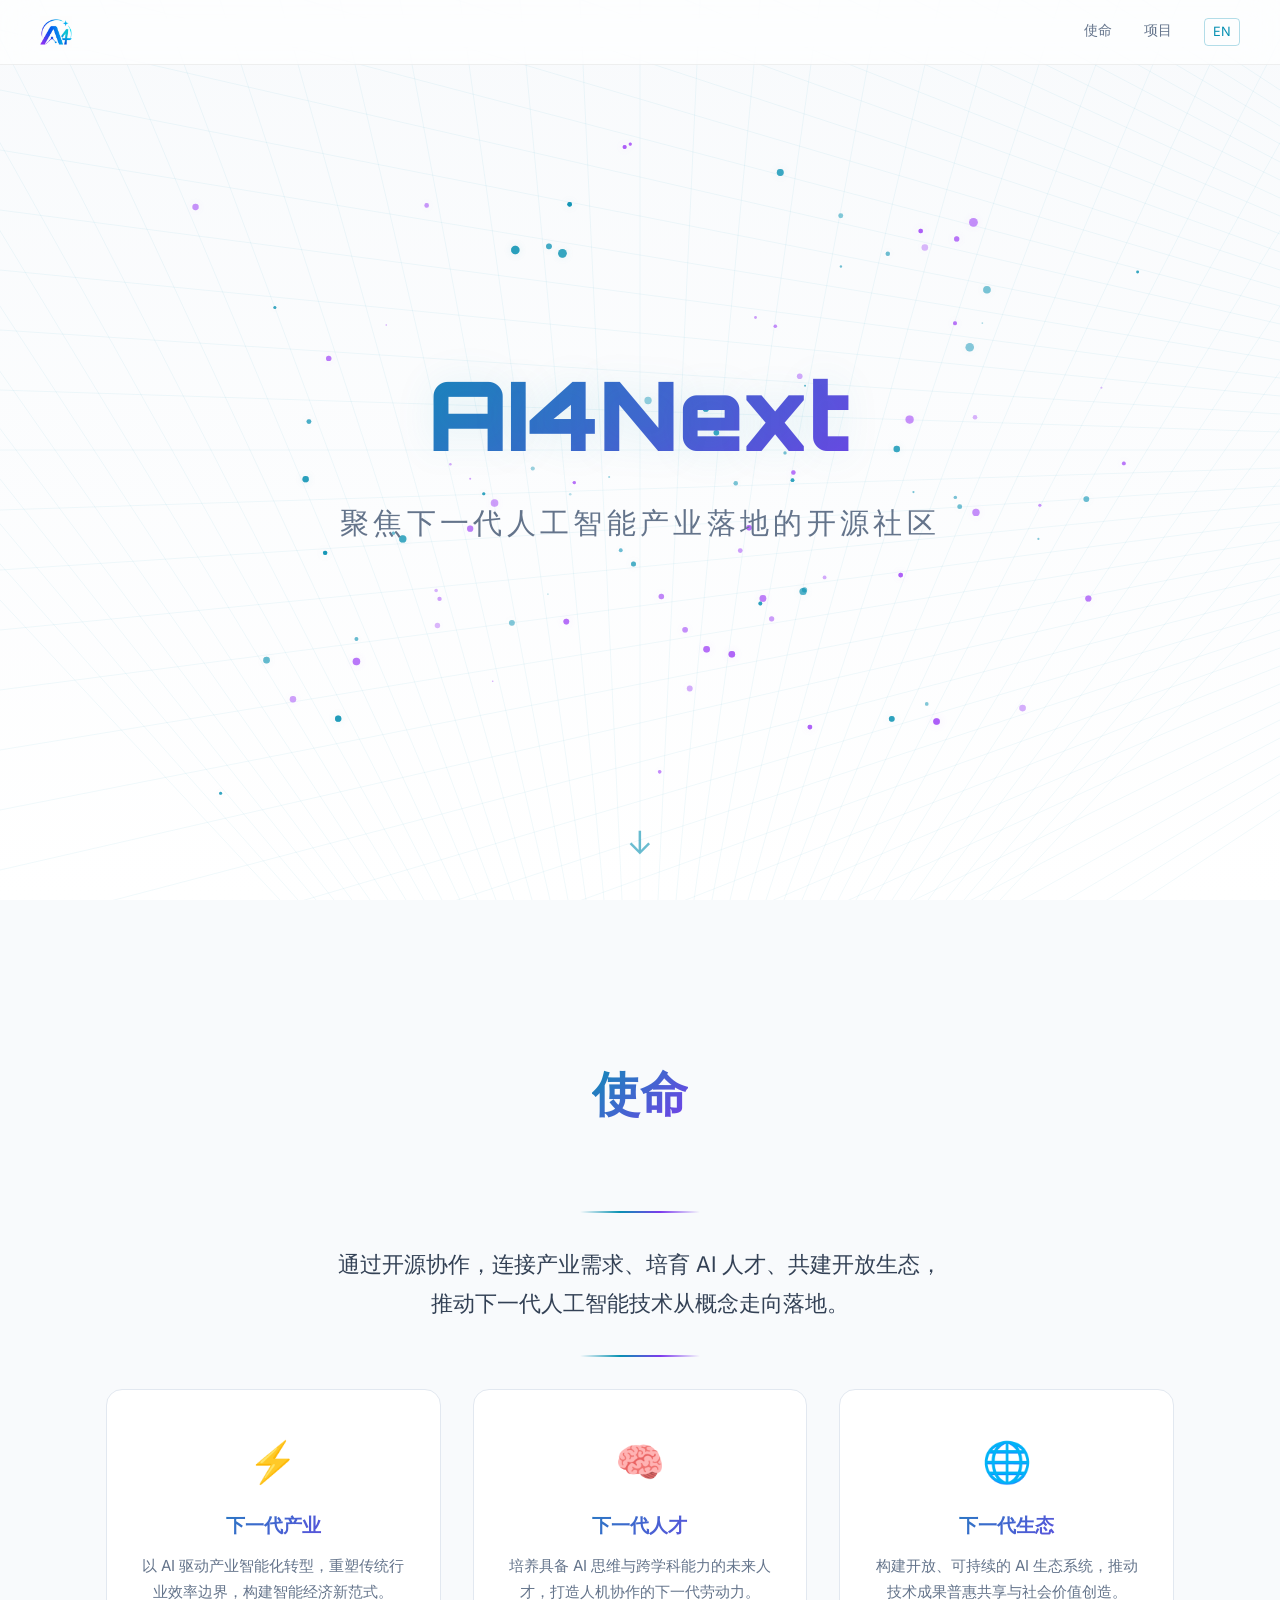
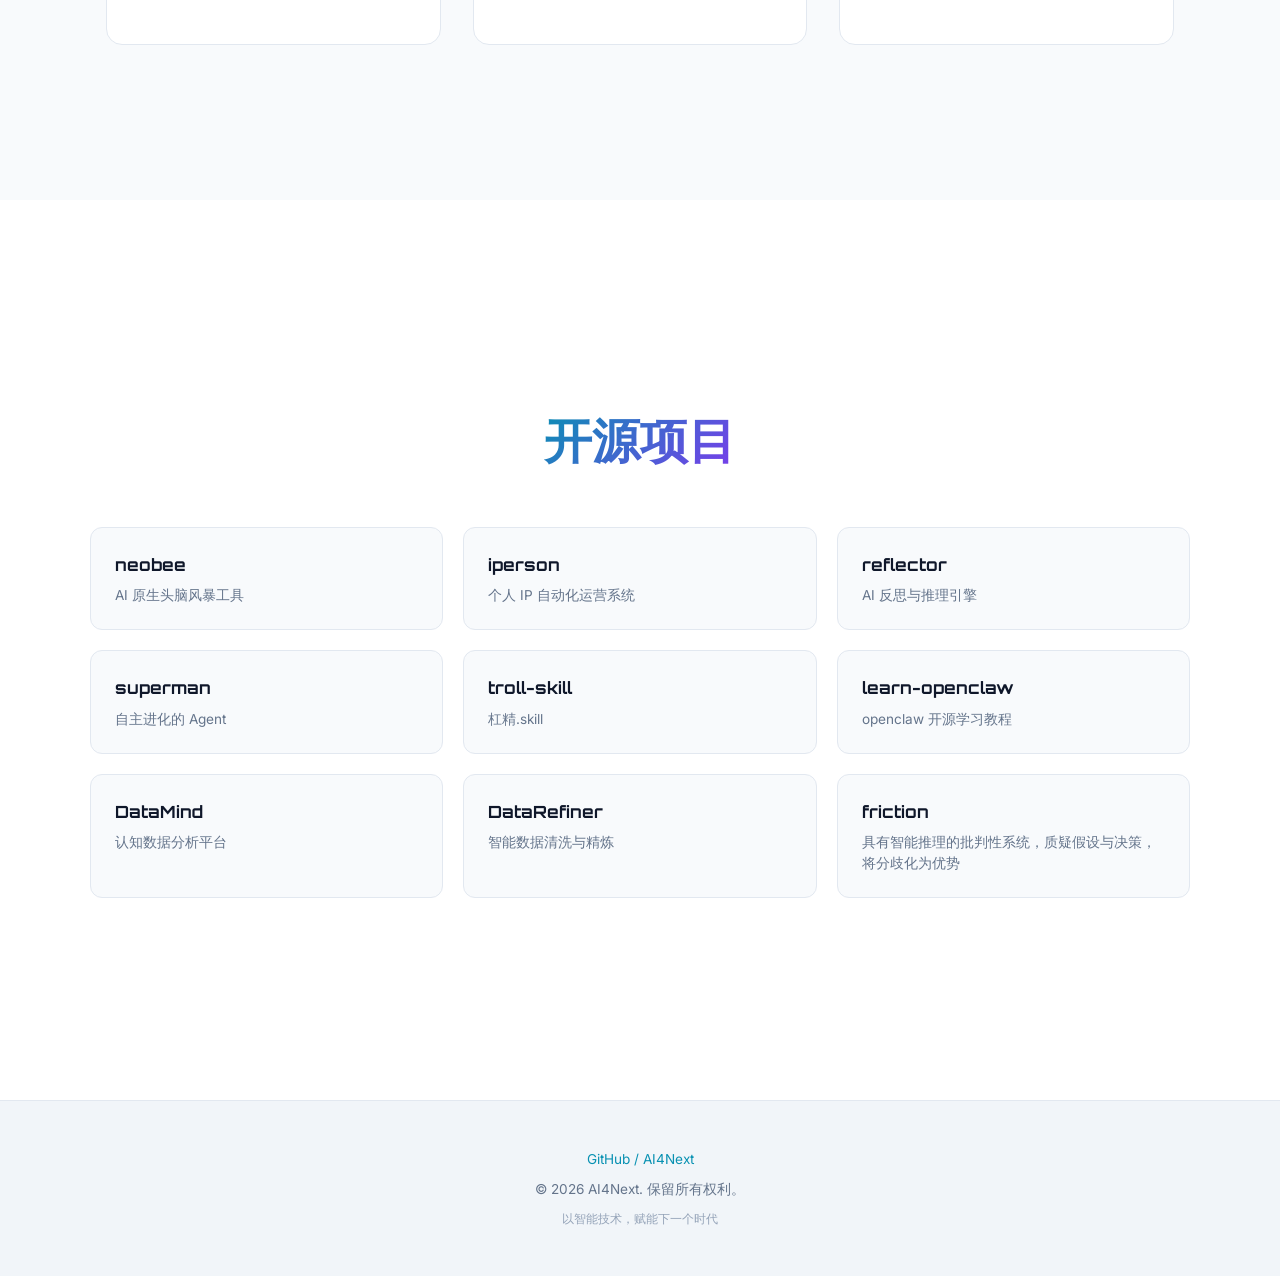
<file: index.html>
<!DOCTYPE html>
<html lang="zh-CN">
<head>
<meta charset="UTF-8">
<meta name="viewport" content="width=device-width, initial-scale=1.0">
<title data-i18n="page.title">AI4Next — Anchor Intelligence for the Next Era</title>
<meta name="description" content="聚焦下一代人工智能产业落地的开源社区">
<meta property="og:title" content="AI4Next">
<meta property="og:description" content="聚焦下一代人工智能产业落地的开源社区">
<link rel="preconnect" href="https://fonts.googleapis.com">
<link rel="preconnect" href="https://fonts.gstatic.com" crossorigin>
<link href="https://fonts.googleapis.com/css2?family=Inter:wght@300;400;600&family=Orbitron:wght@400;700;900&display=swap" rel="stylesheet">
<link rel="icon" href="/assets/img/favicon.ico">
<link rel="stylesheet" href="/assets/css/style.css">
</head>
<body>

<div id="header"></div>

<section class="hero-section" id="hero">
  <canvas id="heroCanvas"></canvas>
  <div class="hero-content">
    <h1 class="hero-title">AI4Next</h1>
    <p class="hero-tagline" data-i18n="hero.tagline"></p>
  </div>
  <div class="scroll-indicator" onclick="document.getElementById('mission').scrollIntoView({behavior:'smooth'})">↓</div>
</section>

<section class="directions-section" id="mission">
  <h2 class="section-title fade-in" data-i18n="mission.title">使命</h2>
  <div class="mission-divider fade-in"></div>
  <p class="direction-lead fade-in" data-i18n="mission.lead"></p>
  <div class="mission-divider fade-in"></div>
  <div class="cards-grid">
    <div class="card fade-in">
      <span class="card-icon">⚡</span>
      <h3 data-i18n="card.industry.title">下一代产业</h3>
      <p data-i18n="card.industry.text">以 AI 驱动产业智能化转型，重塑传统行业效率边界，构建智能经济新范式。</p>
    </div>
    <div class="card fade-in">
      <span class="card-icon">🧠</span>
      <h3 data-i18n="card.talent.title">下一代人才</h3>
      <p data-i18n="card.talent.text">培养具备 AI 思维与跨学科能力的未来人才，打造人机协作的下一代劳动力。</p>
    </div>
    <div class="card fade-in">
      <span class="card-icon">🌐</span>
      <h3 data-i18n="card.eco.title">下一代生态</h3>
      <p data-i18n="card.eco.text">构建开放、可持续的 AI 生态系统，推动技术成果普惠共享与社会价值创造。</p>
    </div>
  </div>
</section>

<section class="projects-section" id="projects">
  <h2 class="section-title fade-in" data-i18n="projects.title">Projects</h2>
  <div class="projects-grid">
    <a href="https://github.com/ai4next/neobee" target="_blank" rel="noopener" class="project-card fade-in">
      <h3>neobee</h3>
      <p data-i18n="project.neobee">AI-native brainstorming tool</p>
    </a>
    <a href="https://github.com/ai4next/iperson" target="_blank" rel="noopener" class="project-card fade-in">
      <h3>iperson</h3>
      <p data-i18n="project.iperson">Personal brand automation system</p>
    </a>
    <a href="https://github.com/ai4next/reflector" target="_blank" rel="noopener" class="project-card fade-in">
      <h3>reflector</h3>
      <p data-i18n="project.reflector">AI reflection and reasoning engine</p>
    </a>
    <a href="/superman/" class="project-card fade-in">
      <h3>superman</h3>
      <p data-i18n="project.superman">Self-evolving agent</p>
    </a>
    <a href="https://github.com/ai4next/troll-skill" target="_blank" rel="noopener" class="project-card fade-in">
      <h3>troll-skill</h3>
      <p data-i18n="project.troll-skill">Troll.skill</p>
    </a>
    <a href="https://github.com/ai4next/learn-openclaw" target="_blank" rel="noopener" class="project-card fade-in">
      <h3>learn-openclaw</h3>
      <p data-i18n="project.learn-openclaw">OpenClaw learning tutorial</p>
    </a>
    <a href="https://github.com/ai4next/DataMind" target="_blank" rel="noopener" class="project-card fade-in">
      <h3>DataMind</h3>
      <p data-i18n="project.datamind">Cognitive data analysis platform</p>
    </a>
    <a href="https://github.com/ai4next/DataRefiner" target="_blank" rel="noopener" class="project-card fade-in">
      <h3>DataRefiner</h3>
      <p data-i18n="project.datarefiner">Intelligent data cleaning and refinement</p>
    </a>
    <a href="https://github.com/ai4next/friction" target="_blank" rel="noopener" class="project-card fade-in">
      <h3>friction</h3>
      <p data-i18n="project.friction">A critical system with intelligent reasoning that challenges assumptions and turns dissent into advantage</p>
    </a>
  </div>
</section>

<div id="footer"></div>

<script src="/assets/js/i18n.js"></script>
<script src="/assets/js/components.js"></script>
<script src="/assets/js/main.js"></script>
</body>
</html>
</file>
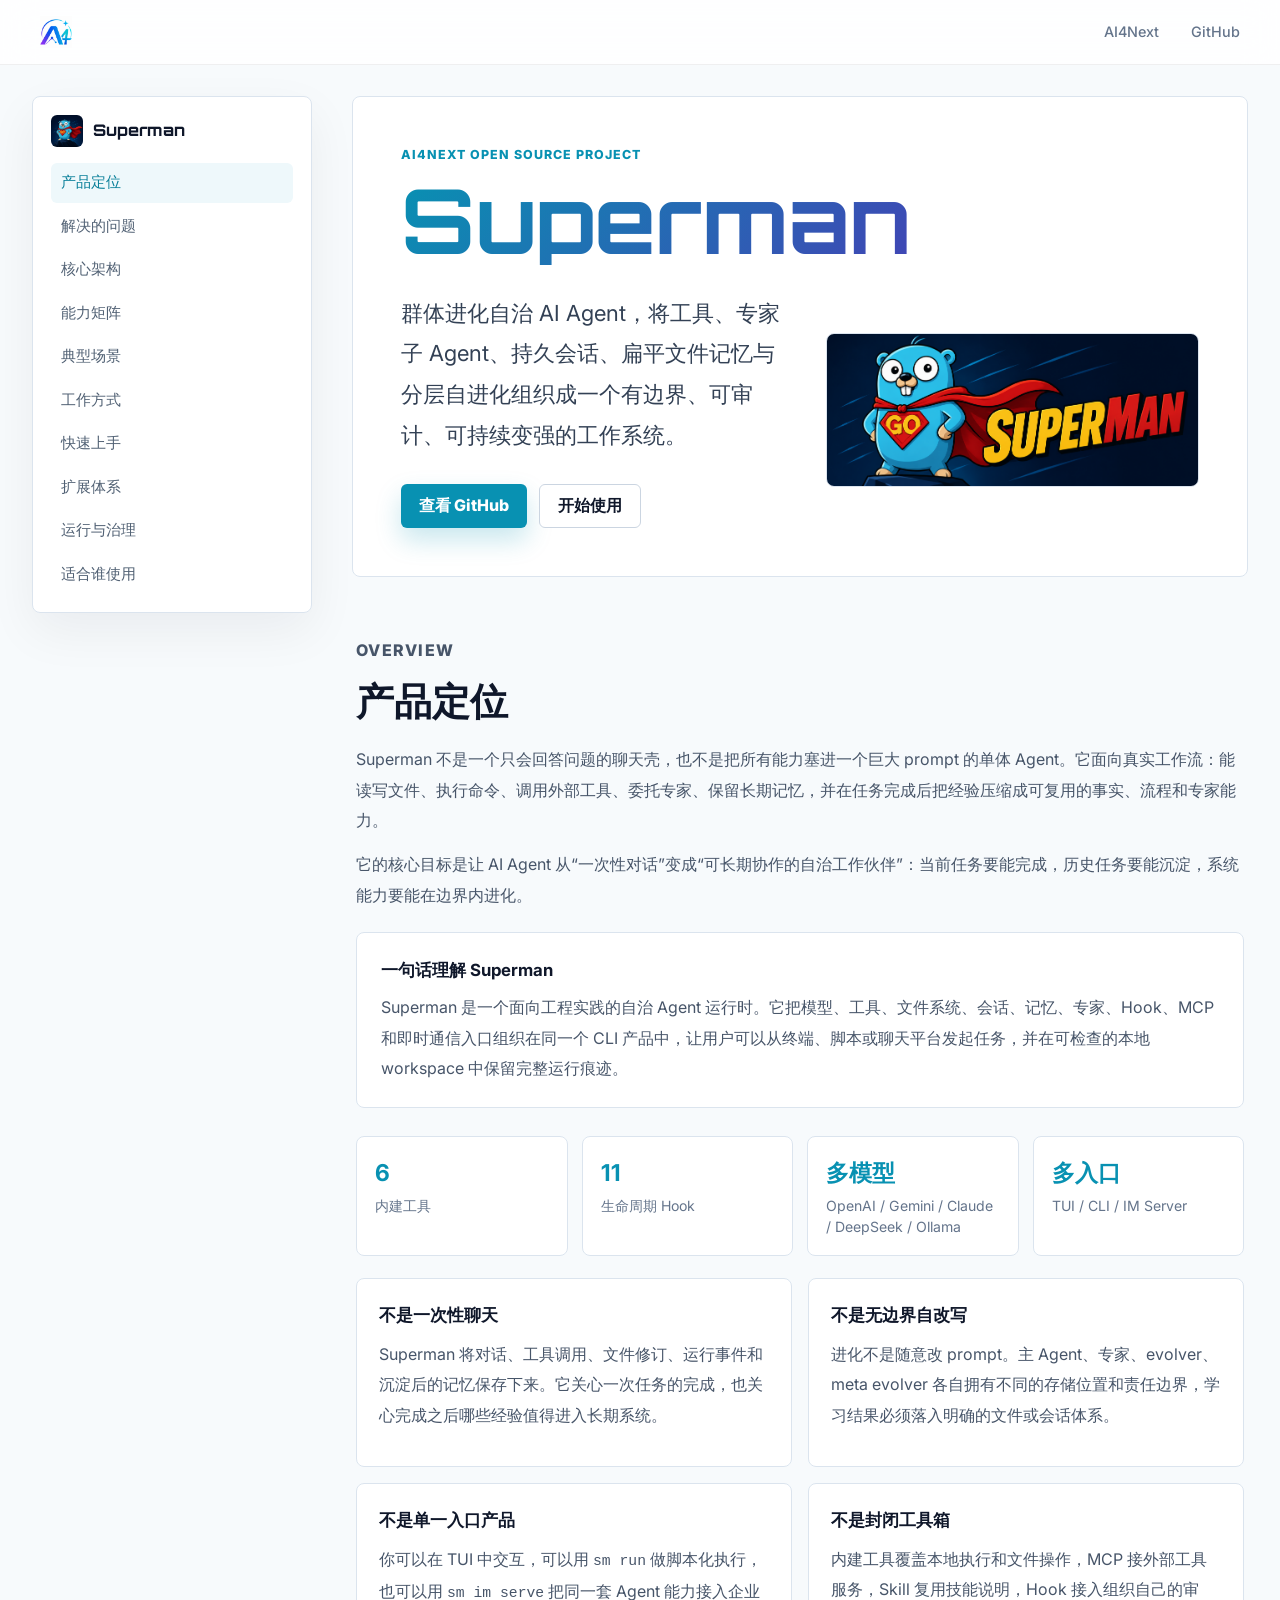
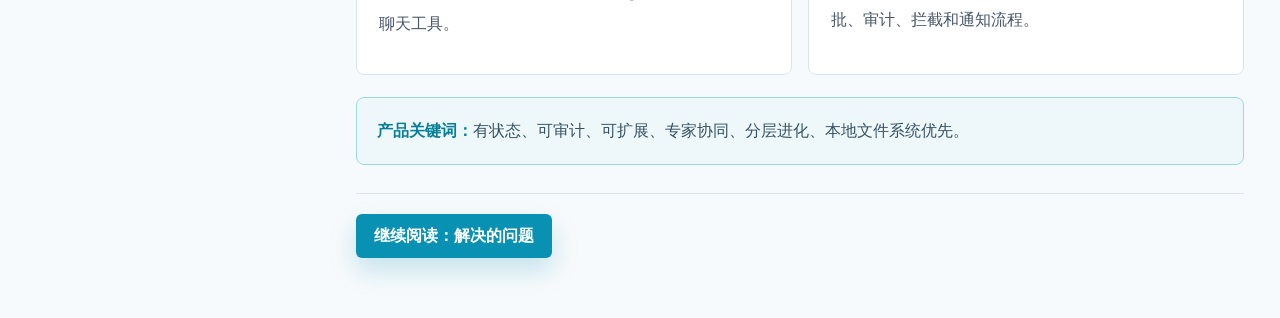
<file: superman/index.html>
<!DOCTYPE html>
<html lang="zh-CN">
<head>
<meta charset="UTF-8">
<meta name="viewport" content="width=device-width, initial-scale=1.0">
<title>Superman - 产品定位 | AI4Next</title>
<meta name="description" content="Superman 是 AI4Next 开源的群体进化自治 AI Agent。">
<link rel="preconnect" href="https://fonts.googleapis.com">
<link rel="preconnect" href="https://fonts.gstatic.com" crossorigin>
<link href="https://fonts.googleapis.com/css2?family=Inter:wght@400;500;600;700;800&family=Orbitron:wght@500;700;900&display=swap" rel="stylesheet">
<link rel="icon" href="../assets/img/favicon.ico">
<link rel="stylesheet" href="/assets/css/style.css">
<link rel="stylesheet" href="./assets/css/superman.css">
</head>
<body class="superman-page">
<header class="site-header" id="siteHeader">
  <nav class="nav-container">
    <a href="/" class="nav-logo"><img src="/assets/img/logo.png" alt="AI4Next"></a>
    <div class="nav-links">
      <a href="/">AI4Next</a>
      <a href="https://github.com/ai4next/superman" target="_blank" rel="noopener">GitHub</a>
    </div>
  </nav>
</header>
<main class="product-shell">
  <aside class="toc" aria-label="Superman 产品目录">
    <a class="toc-brand" href="/superman/"><img src="./assets/img/logo.png" alt=""><span>Superman</span></a>
    <nav>
      <a class="active" href="/superman/">产品定位</a>
      <a href="/superman/problems/">解决的问题</a>
      <a href="/superman/architecture/">核心架构</a>
      <a href="/superman/capabilities/">能力矩阵</a>
      <a href="/superman/scenarios/">典型场景</a>
      <a href="/superman/workflow/">工作方式</a>
      <a href="/superman/quickstart/">快速上手</a>
      <a href="/superman/extension/">扩展体系</a>
      <a href="/superman/runtime/">运行与治理</a>
      <a href="/superman/audience/">适合谁使用</a>
    </nav>
  </aside>
  <article class="product-doc">
    <section class="product-hero">
      <div class="hero-heading">
        <p class="eyebrow">AI4Next Open Source Project</p>
        <h1>Superman</h1>
      </div>
      <div class="hero-copy">
        <p class="hero-lead">群体进化自治 AI Agent，将工具、专家子 Agent、持久会话、扁平文件记忆与分层自进化组织成一个有边界、可审计、可持续变强的工作系统。</p>
        <div class="hero-actions">
          <a class="primary-action" href="https://github.com/ai4next/superman" target="_blank" rel="noopener">查看 GitHub</a>
          <a class="secondary-action" href="/superman/quickstart/">开始使用</a>
        </div>
      </div>
      <img class="hero-art" src="./assets/img/banner.png" alt="Superman project banner">
    </section>
    <section class="doc-section">
      <p class="section-kicker">Overview</p>
      <h2>产品定位</h2>
      <p>Superman 不是一个只会回答问题的聊天壳，也不是把所有能力塞进一个巨大 prompt 的单体 Agent。它面向真实工作流：能读写文件、执行命令、调用外部工具、委托专家、保留长期记忆，并在任务完成后把经验压缩成可复用的事实、流程和专家能力。</p>
      <p>它的核心目标是让 AI Agent 从“一次性对话”变成“可长期协作的自治工作伙伴”：当前任务要能完成，历史任务要能沉淀，系统能力要能在边界内进化。</p>
      <div class="lead-block">
        <h3>一句话理解 Superman</h3>
        <p>Superman 是一个面向工程实践的自治 Agent 运行时。它把模型、工具、文件系统、会话、记忆、专家、Hook、MCP 和即时通信入口组织在同一个 CLI 产品中，让用户可以从终端、脚本或聊天平台发起任务，并在可检查的本地 workspace 中保留完整运行痕迹。</p>
      </div>
      <div class="metric-grid">
        <div><strong>6</strong><span>内建工具</span></div>
        <div><strong>11</strong><span>生命周期 Hook</span></div>
        <div><strong>多模型</strong><span>OpenAI / Gemini / Claude / DeepSeek / Ollama</span></div>
        <div><strong>多入口</strong><span>TUI / CLI / IM Server</span></div>
      </div>
      <div class="detail-grid">
        <div class="detail-card">
          <h3>不是一次性聊天</h3>
          <p>Superman 将对话、工具调用、文件修订、运行事件和沉淀后的记忆保存下来。它关心一次任务的完成，也关心完成之后哪些经验值得进入长期系统。</p>
        </div>
        <div class="detail-card">
          <h3>不是无边界自改写</h3>
          <p>进化不是随意改 prompt。主 Agent、专家、evolver、meta evolver 各自拥有不同的存储位置和责任边界，学习结果必须落入明确的文件或会话体系。</p>
        </div>
        <div class="detail-card">
          <h3>不是单一入口产品</h3>
          <p>你可以在 TUI 中交互，可以用 <code>sm run</code> 做脚本化执行，也可以用 <code>sm im serve</code> 把同一套 Agent 能力接入企业聊天工具。</p>
        </div>
        <div class="detail-card">
          <h3>不是封闭工具箱</h3>
          <p>内建工具覆盖本地执行和文件操作，MCP 接外部工具服务，Skill 复用技能说明，Hook 接入组织自己的审批、审计、拦截和通知流程。</p>
        </div>
      </div>
      <div class="note-panel"><strong>产品关键词：</strong>有状态、可审计、可扩展、专家协同、分层进化、本地文件系统优先。</div>
      <div class="page-nav"><a class="primary-action" href="/superman/problems/">继续阅读：解决的问题</a></div>
    </section>
  </article>
</main>
<script src="./assets/js/page.js"></script>
</body>
</html>
</file>
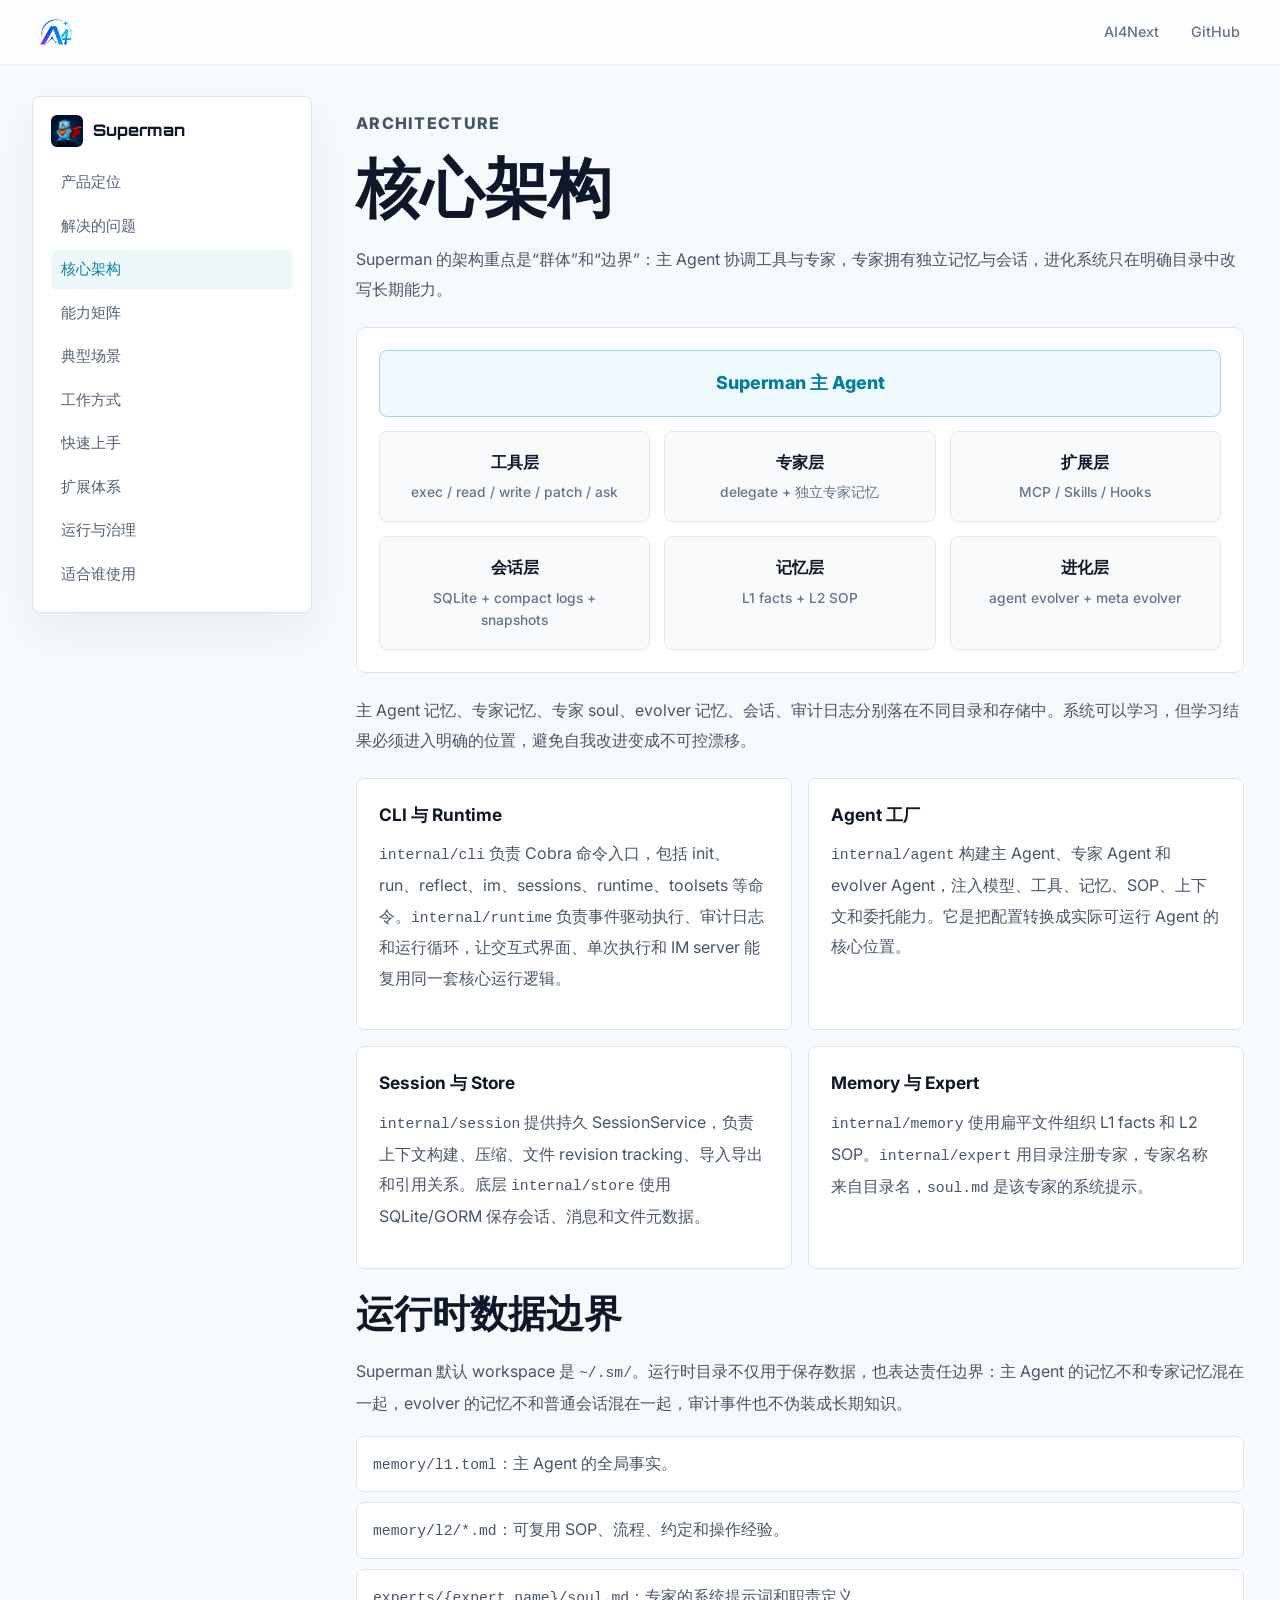
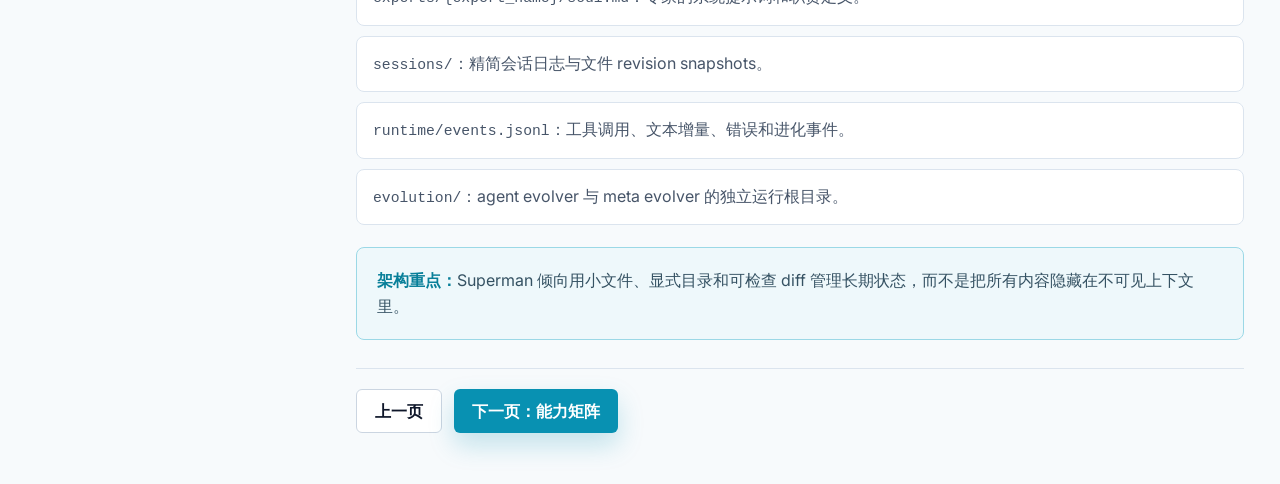
<file: superman/architecture/index.html>
<!DOCTYPE html>
<html lang="zh-CN">
<head><meta charset="UTF-8"><meta name="viewport" content="width=device-width, initial-scale=1.0"><title>Superman - 核心架构 | AI4Next</title><meta name="description" content="Superman 的核心架构：主 Agent、工具层、专家层、扩展层、会话层、记忆层和进化层。"><link rel="preconnect" href="https://fonts.googleapis.com"><link rel="preconnect" href="https://fonts.gstatic.com" crossorigin><link href="https://fonts.googleapis.com/css2?family=Inter:wght@400;500;600;700;800&family=Orbitron:wght@500;700;900&display=swap" rel="stylesheet"><link rel="icon" href="../assets/img/favicon.ico"><link rel="stylesheet" href="/assets/css/style.css"><link rel="stylesheet" href="../assets/css/superman.css"></head>
<body class="superman-page">
<header class="site-header" id="siteHeader"><nav class="nav-container"><a href="/" class="nav-logo"><img src="/assets/img/logo.png" alt="AI4Next"></a><div class="nav-links"><a href="/">AI4Next</a><a href="https://github.com/ai4next/superman" target="_blank" rel="noopener">GitHub</a></div></nav></header>
<main class="product-shell"><aside class="toc" aria-label="Superman 产品目录"><a class="toc-brand" href="/superman/"><img src="../assets/img/logo.png" alt=""><span>Superman</span></a><nav><a href="/superman/">产品定位</a><a href="/superman/problems/">解决的问题</a><a class="active" href="/superman/architecture/">核心架构</a><a href="/superman/capabilities/">能力矩阵</a><a href="/superman/scenarios/">典型场景</a><a href="/superman/workflow/">工作方式</a><a href="/superman/quickstart/">快速上手</a><a href="/superman/extension/">扩展体系</a><a href="/superman/runtime/">运行与治理</a><a href="/superman/audience/">适合谁使用</a></nav></aside>
<article class="product-doc narrow"><section class="doc-section first"><p class="section-kicker">Architecture</p><h1>核心架构</h1><p>Superman 的架构重点是“群体”和“边界”：主 Agent 协调工具与专家，专家拥有独立记忆与会话，进化系统只在明确目录中改写长期能力。</p><div class="architecture-map" aria-label="Superman architecture"><div class="arch-node main">Superman 主 Agent</div><div class="arch-row"><div class="arch-node">工具层<br><span>exec / read / write / patch / ask</span></div><div class="arch-node">专家层<br><span>delegate + 独立专家记忆</span></div><div class="arch-node">扩展层<br><span>MCP / Skills / Hooks</span></div></div><div class="arch-row"><div class="arch-node">会话层<br><span>SQLite + compact logs + snapshots</span></div><div class="arch-node">记忆层<br><span>L1 facts + L2 SOP</span></div><div class="arch-node">进化层<br><span>agent evolver + meta evolver</span></div></div></div><p>主 Agent 记忆、专家记忆、专家 soul、evolver 记忆、会话、审计日志分别落在不同目录和存储中。系统可以学习，但学习结果必须进入明确的位置，避免自我改进变成不可控漂移。</p>
<div class="detail-grid">
<div class="detail-card"><h3>CLI 与 Runtime</h3><p><code>internal/cli</code> 负责 Cobra 命令入口，包括 init、run、reflect、im、sessions、runtime、toolsets 等命令。<code>internal/runtime</code> 负责事件驱动执行、审计日志和运行循环，让交互式界面、单次执行和 IM server 能复用同一套核心运行逻辑。</p></div>
<div class="detail-card"><h3>Agent 工厂</h3><p><code>internal/agent</code> 构建主 Agent、专家 Agent 和 evolver Agent，注入模型、工具、记忆、SOP、上下文和委托能力。它是把配置转换成实际可运行 Agent 的核心位置。</p></div>
<div class="detail-card"><h3>Session 与 Store</h3><p><code>internal/session</code> 提供持久 SessionService，负责上下文构建、压缩、文件 revision tracking、导入导出和引用关系。底层 <code>internal/store</code> 使用 SQLite/GORM 保存会话、消息和文件元数据。</p></div>
<div class="detail-card"><h3>Memory 与 Expert</h3><p><code>internal/memory</code> 使用扁平文件组织 L1 facts 和 L2 SOP。<code>internal/expert</code> 用目录注册专家，专家名称来自目录名，<code>soul.md</code> 是该专家的系统提示。</p></div>
</div>
<h2>运行时数据边界</h2>
<p>Superman 默认 workspace 是 <code>~/.sm/</code>。运行时目录不仅用于保存数据，也表达责任边界：主 Agent 的记忆不和专家记忆混在一起，evolver 的记忆不和普通会话混在一起，审计事件也不伪装成长期知识。</p>
<div class="code-inline-list">
<div><code>memory/l1.toml</code>：主 Agent 的全局事实。</div>
<div><code>memory/l2/*.md</code>：可复用 SOP、流程、约定和操作经验。</div>
<div><code>experts/{expert_name}/soul.md</code>：专家的系统提示词和职责定义。</div>
<div><code>sessions/</code>：精简会话日志与文件 revision snapshots。</div>
<div><code>runtime/events.jsonl</code>：工具调用、文本增量、错误和进化事件。</div>
<div><code>evolution/</code>：agent evolver 与 meta evolver 的独立运行根目录。</div>
</div>
<div class="note-panel"><strong>架构重点：</strong>Superman 倾向用小文件、显式目录和可检查 diff 管理长期状态，而不是把所有内容隐藏在不可见上下文里。</div>
<div class="page-nav"><a class="secondary-action" href="/superman/problems/">上一页</a><a class="primary-action" href="/superman/capabilities/">下一页：能力矩阵</a></div></section></article></main>
<script src="../assets/js/page.js"></script></body></html>
</file>
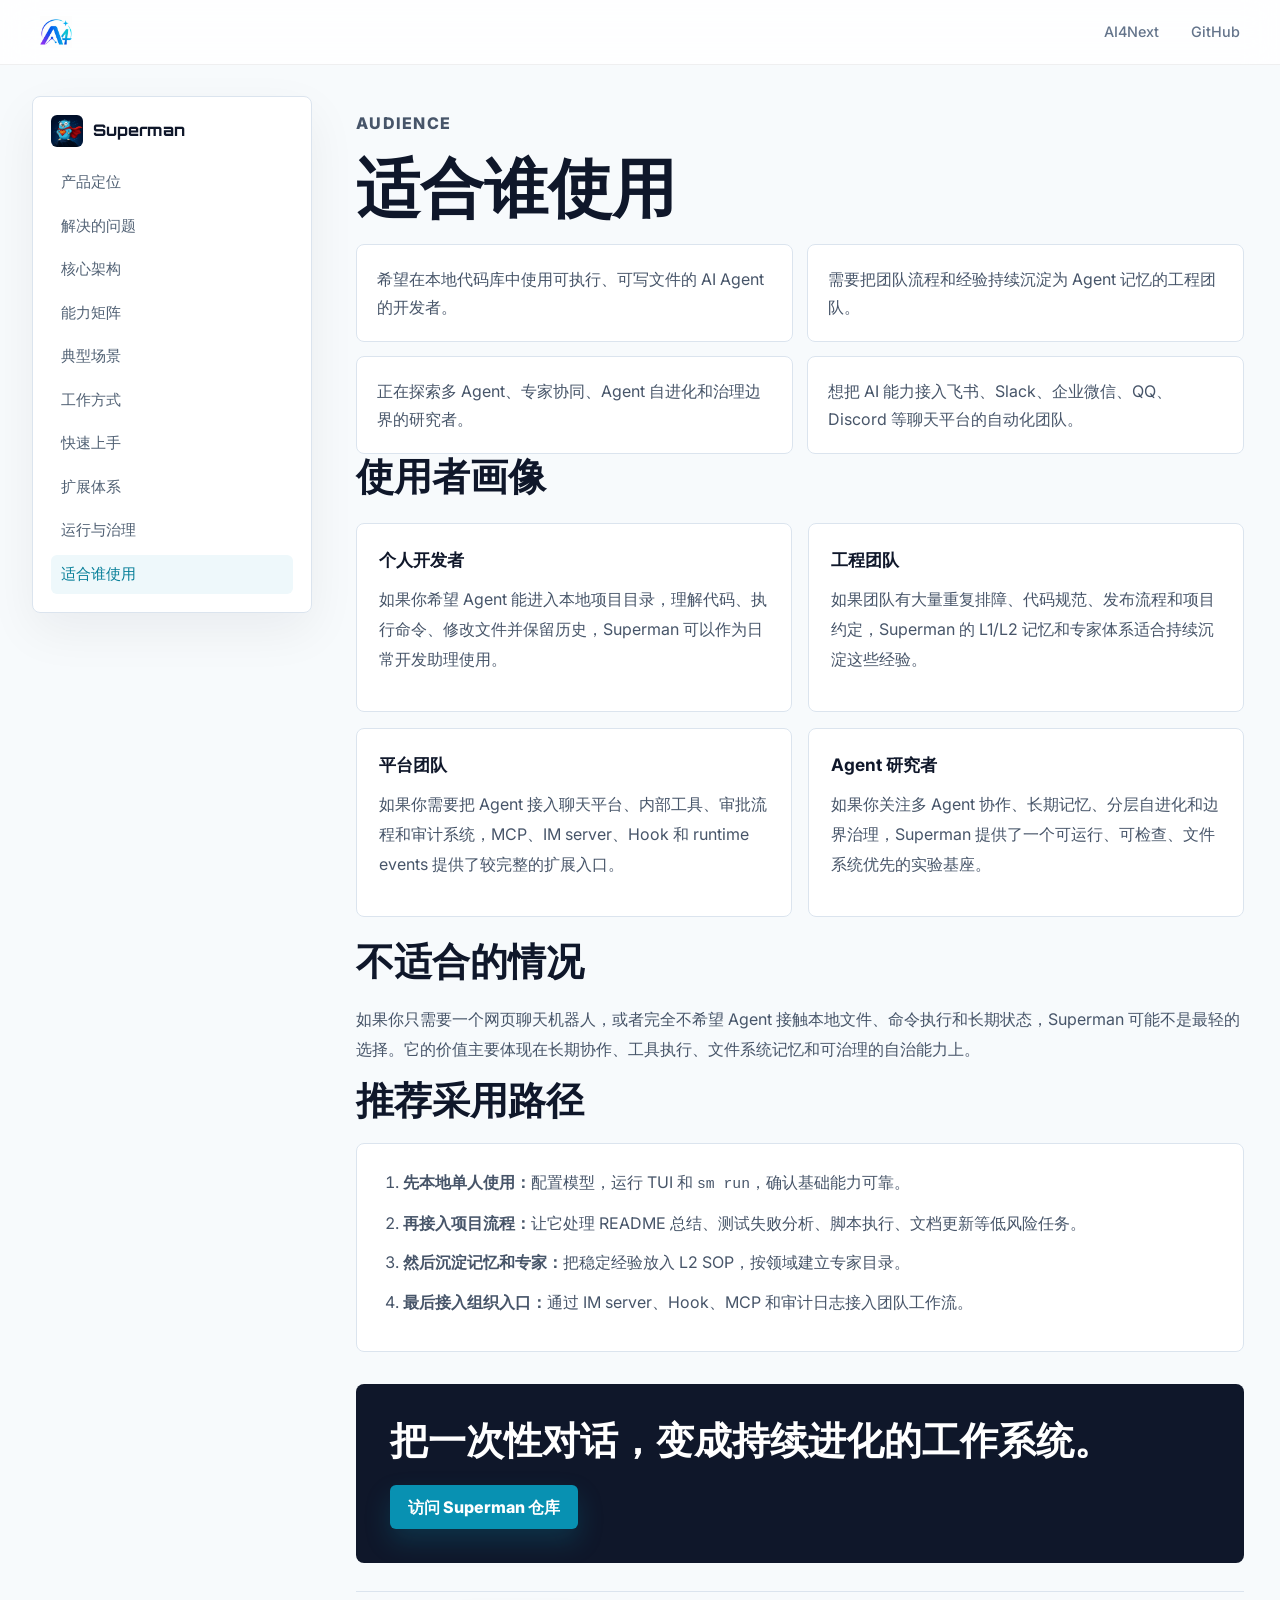
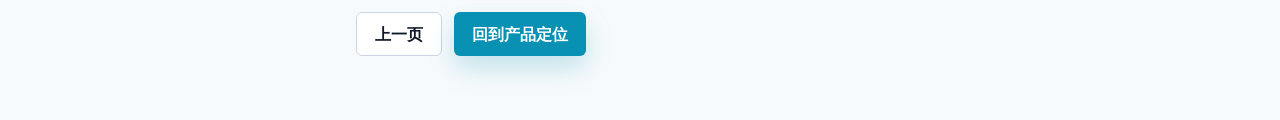
<file: superman/audience/index.html>
<!DOCTYPE html>
<html lang="zh-CN"><head><meta charset="UTF-8"><meta name="viewport" content="width=device-width, initial-scale=1.0"><title>Superman - 适合谁使用 | AI4Next</title><meta name="description" content="Superman 适合开发者、工程团队、Agent 研究者和多平台自动化团队。"><link rel="preconnect" href="https://fonts.googleapis.com"><link rel="preconnect" href="https://fonts.gstatic.com" crossorigin><link href="https://fonts.googleapis.com/css2?family=Inter:wght@400;500;600;700;800&family=Orbitron:wght@500;700;900&display=swap" rel="stylesheet"><link rel="icon" href="../assets/img/favicon.ico"><link rel="stylesheet" href="/assets/css/style.css"><link rel="stylesheet" href="../assets/css/superman.css"></head>
<body class="superman-page"><header class="site-header" id="siteHeader"><nav class="nav-container"><a href="/" class="nav-logo"><img src="/assets/img/logo.png" alt="AI4Next"></a><div class="nav-links"><a href="/">AI4Next</a><a href="https://github.com/ai4next/superman" target="_blank" rel="noopener">GitHub</a></div></nav></header><main class="product-shell"><aside class="toc" aria-label="Superman 产品目录"><a class="toc-brand" href="/superman/"><img src="../assets/img/logo.png" alt=""><span>Superman</span></a><nav><a href="/superman/">产品定位</a><a href="/superman/problems/">解决的问题</a><a href="/superman/architecture/">核心架构</a><a href="/superman/capabilities/">能力矩阵</a><a href="/superman/scenarios/">典型场景</a><a href="/superman/workflow/">工作方式</a><a href="/superman/quickstart/">快速上手</a><a href="/superman/extension/">扩展体系</a><a href="/superman/runtime/">运行与治理</a><a class="active" href="/superman/audience/">适合谁使用</a></nav></aside><article class="product-doc narrow"><section class="doc-section first"><p class="section-kicker">Audience</p><h1>适合谁使用</h1><div class="audience-grid"><div>希望在本地代码库中使用可执行、可写文件的 AI Agent 的开发者。</div><div>需要把团队流程和经验持续沉淀为 Agent 记忆的工程团队。</div><div>正在探索多 Agent、专家协同、Agent 自进化和治理边界的研究者。</div><div>想把 AI 能力接入飞书、Slack、企业微信、QQ、Discord 等聊天平台的自动化团队。</div></div>
<h2>使用者画像</h2>
<div class="detail-grid"><div class="detail-card"><h3>个人开发者</h3><p>如果你希望 Agent 能进入本地项目目录，理解代码、执行命令、修改文件并保留历史，Superman 可以作为日常开发助理使用。</p></div><div class="detail-card"><h3>工程团队</h3><p>如果团队有大量重复排障、代码规范、发布流程和项目约定，Superman 的 L1/L2 记忆和专家体系适合持续沉淀这些经验。</p></div><div class="detail-card"><h3>平台团队</h3><p>如果你需要把 Agent 接入聊天平台、内部工具、审批流程和审计系统，MCP、IM server、Hook 和 runtime events 提供了较完整的扩展入口。</p></div><div class="detail-card"><h3>Agent 研究者</h3><p>如果你关注多 Agent 协作、长期记忆、分层自进化和边界治理，Superman 提供了一个可运行、可检查、文件系统优先的实验基座。</p></div></div>
<h2>不适合的情况</h2>
<p>如果你只需要一个网页聊天机器人，或者完全不希望 Agent 接触本地文件、命令执行和长期状态，Superman 可能不是最轻的选择。它的价值主要体现在长期协作、工具执行、文件系统记忆和可治理的自治能力上。</p>
<h2>推荐采用路径</h2>
<ol class="workflow"><li><strong>先本地单人使用：</strong>配置模型，运行 TUI 和 <code>sm run</code>，确认基础能力可靠。</li><li><strong>再接入项目流程：</strong>让它处理 README 总结、测试失败分析、脚本执行、文档更新等低风险任务。</li><li><strong>然后沉淀记忆和专家：</strong>把稳定经验放入 L2 SOP，按领域建立专家目录。</li><li><strong>最后接入组织入口：</strong>通过 IM server、Hook、MCP 和审计日志接入团队工作流。</li></ol>
<div class="closing-cta"><h2>把一次性对话，变成持续进化的工作系统。</h2><a class="primary-action" href="https://github.com/ai4next/superman" target="_blank" rel="noopener">访问 Superman 仓库</a></div><div class="page-nav"><a class="secondary-action" href="/superman/runtime/">上一页</a><a class="primary-action" href="/superman/">回到产品定位</a></div></section></article></main><script src="../assets/js/page.js"></script></body></html>
</file>
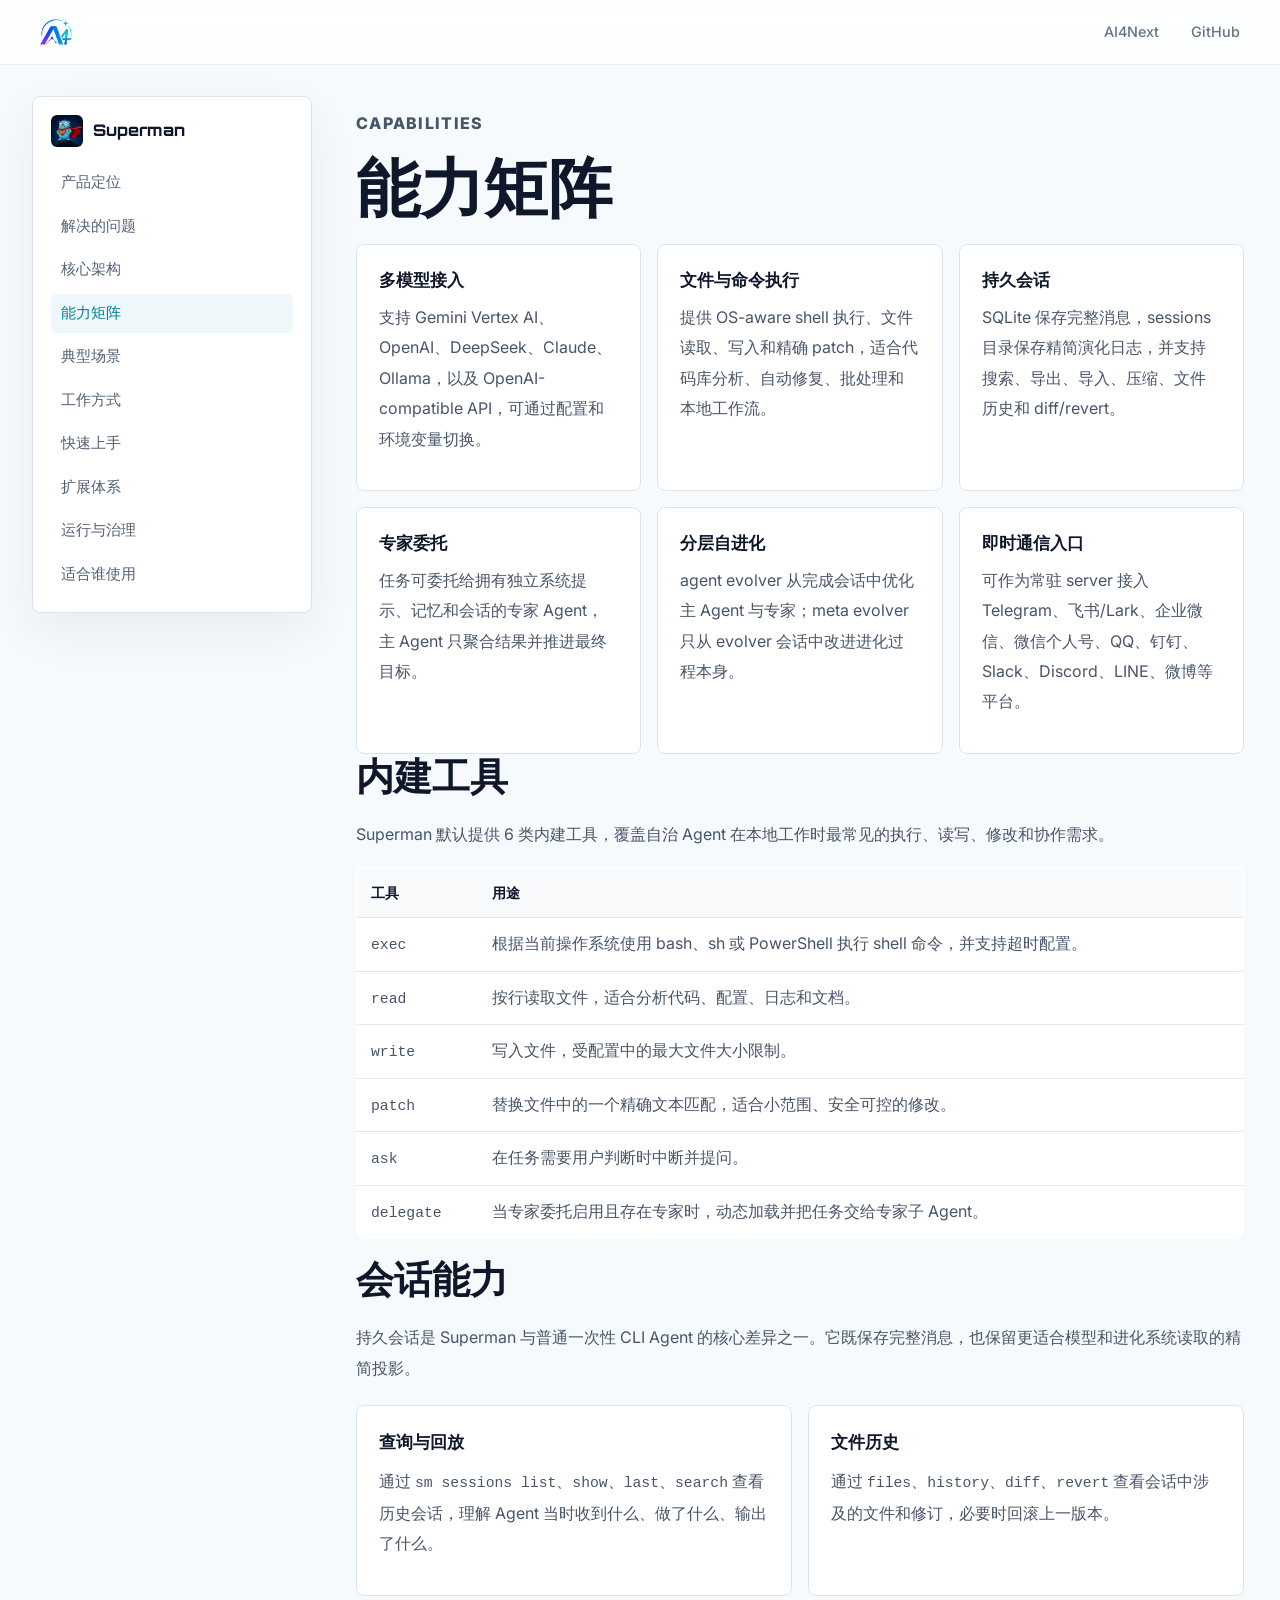
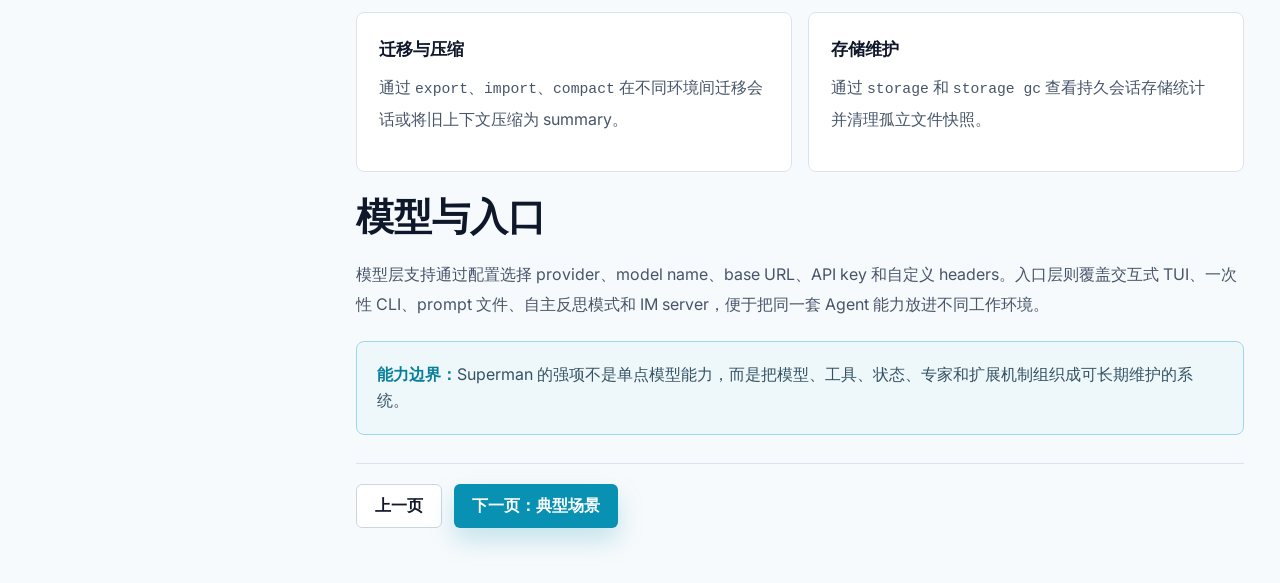
<file: superman/capabilities/index.html>
<!DOCTYPE html>
<html lang="zh-CN">
<head><meta charset="UTF-8"><meta name="viewport" content="width=device-width, initial-scale=1.0"><title>Superman - 能力矩阵 | AI4Next</title><meta name="description" content="Superman 支持多模型、文件与命令执行、持久会话、专家委托、分层自进化和即时通信入口。"><link rel="preconnect" href="https://fonts.googleapis.com"><link rel="preconnect" href="https://fonts.gstatic.com" crossorigin><link href="https://fonts.googleapis.com/css2?family=Inter:wght@400;500;600;700;800&family=Orbitron:wght@500;700;900&display=swap" rel="stylesheet"><link rel="icon" href="../assets/img/favicon.ico"><link rel="stylesheet" href="/assets/css/style.css"><link rel="stylesheet" href="../assets/css/superman.css"></head>
<body class="superman-page"><header class="site-header" id="siteHeader"><nav class="nav-container"><a href="/" class="nav-logo"><img src="/assets/img/logo.png" alt="AI4Next"></a><div class="nav-links"><a href="/">AI4Next</a><a href="https://github.com/ai4next/superman" target="_blank" rel="noopener">GitHub</a></div></nav></header>
<main class="product-shell"><aside class="toc" aria-label="Superman 产品目录"><a class="toc-brand" href="/superman/"><img src="../assets/img/logo.png" alt=""><span>Superman</span></a><nav><a href="/superman/">产品定位</a><a href="/superman/problems/">解决的问题</a><a href="/superman/architecture/">核心架构</a><a class="active" href="/superman/capabilities/">能力矩阵</a><a href="/superman/scenarios/">典型场景</a><a href="/superman/workflow/">工作方式</a><a href="/superman/quickstart/">快速上手</a><a href="/superman/extension/">扩展体系</a><a href="/superman/runtime/">运行与治理</a><a href="/superman/audience/">适合谁使用</a></nav></aside>
<article class="product-doc narrow"><section class="doc-section first"><p class="section-kicker">Capabilities</p><h1>能力矩阵</h1><div class="capability-grid"><div class="capability-card"><h3>多模型接入</h3><p>支持 Gemini Vertex AI、OpenAI、DeepSeek、Claude、Ollama，以及 OpenAI-compatible API，可通过配置和环境变量切换。</p></div><div class="capability-card"><h3>文件与命令执行</h3><p>提供 OS-aware shell 执行、文件读取、写入和精确 patch，适合代码库分析、自动修复、批处理和本地工作流。</p></div><div class="capability-card"><h3>持久会话</h3><p>SQLite 保存完整消息，sessions 目录保存精简演化日志，并支持搜索、导出、导入、压缩、文件历史和 diff/revert。</p></div><div class="capability-card"><h3>专家委托</h3><p>任务可委托给拥有独立系统提示、记忆和会话的专家 Agent，主 Agent 只聚合结果并推进最终目标。</p></div><div class="capability-card"><h3>分层自进化</h3><p>agent evolver 从完成会话中优化主 Agent 与专家；meta evolver 只从 evolver 会话中改进进化过程本身。</p></div><div class="capability-card"><h3>即时通信入口</h3><p>可作为常驻 server 接入 Telegram、飞书/Lark、企业微信、微信个人号、QQ、钉钉、Slack、Discord、LINE、微博等平台。</p></div></div>
<h2>内建工具</h2>
<p>Superman 默认提供 6 类内建工具，覆盖自治 Agent 在本地工作时最常见的执行、读写、修改和协作需求。</p>
<table class="command-table"><thead><tr><th>工具</th><th>用途</th></tr></thead><tbody><tr><td><code>exec</code></td><td>根据当前操作系统使用 bash、sh 或 PowerShell 执行 shell 命令，并支持超时配置。</td></tr><tr><td><code>read</code></td><td>按行读取文件，适合分析代码、配置、日志和文档。</td></tr><tr><td><code>write</code></td><td>写入文件，受配置中的最大文件大小限制。</td></tr><tr><td><code>patch</code></td><td>替换文件中的一个精确文本匹配，适合小范围、安全可控的修改。</td></tr><tr><td><code>ask</code></td><td>在任务需要用户判断时中断并提问。</td></tr><tr><td><code>delegate</code></td><td>当专家委托启用且存在专家时，动态加载并把任务交给专家子 Agent。</td></tr></tbody></table>
<h2>会话能力</h2>
<p>持久会话是 Superman 与普通一次性 CLI Agent 的核心差异之一。它既保存完整消息，也保留更适合模型和进化系统读取的精简投影。</p>
<div class="detail-grid"><div class="detail-card"><h3>查询与回放</h3><p>通过 <code>sm sessions list</code>、<code>show</code>、<code>last</code>、<code>search</code> 查看历史会话，理解 Agent 当时收到什么、做了什么、输出了什么。</p></div><div class="detail-card"><h3>文件历史</h3><p>通过 <code>files</code>、<code>history</code>、<code>diff</code>、<code>revert</code> 查看会话中涉及的文件和修订，必要时回滚上一版本。</p></div><div class="detail-card"><h3>迁移与压缩</h3><p>通过 <code>export</code>、<code>import</code>、<code>compact</code> 在不同环境间迁移会话或将旧上下文压缩为 summary。</p></div><div class="detail-card"><h3>存储维护</h3><p>通过 <code>storage</code> 和 <code>storage gc</code> 查看持久会话存储统计并清理孤立文件快照。</p></div></div>
<h2>模型与入口</h2>
<p>模型层支持通过配置选择 provider、model name、base URL、API key 和自定义 headers。入口层则覆盖交互式 TUI、一次性 CLI、prompt 文件、自主反思模式和 IM server，便于把同一套 Agent 能力放进不同工作环境。</p>
<div class="note-panel"><strong>能力边界：</strong>Superman 的强项不是单点模型能力，而是把模型、工具、状态、专家和扩展机制组织成可长期维护的系统。</div>
<div class="page-nav"><a class="secondary-action" href="/superman/architecture/">上一页</a><a class="primary-action" href="/superman/scenarios/">下一页：典型场景</a></div></section></article></main><script src="../assets/js/page.js"></script></body></html>
</file>
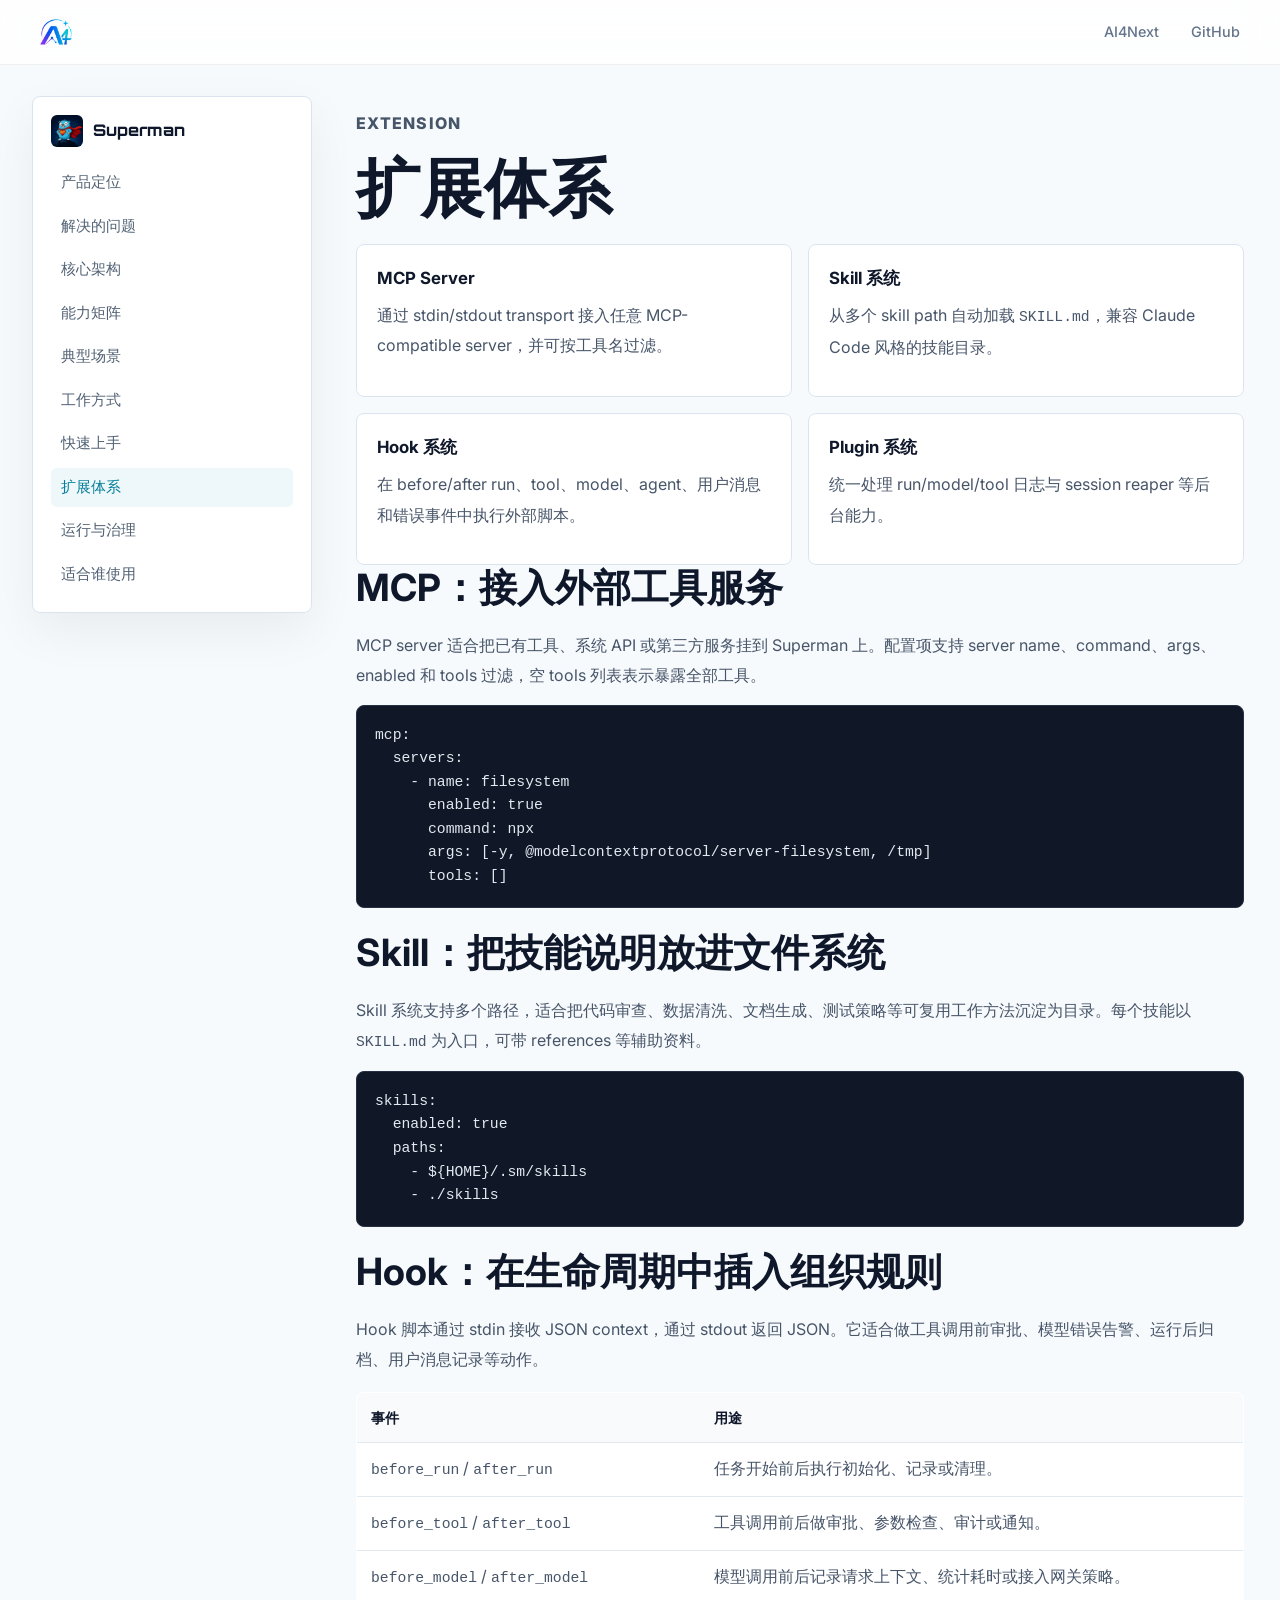
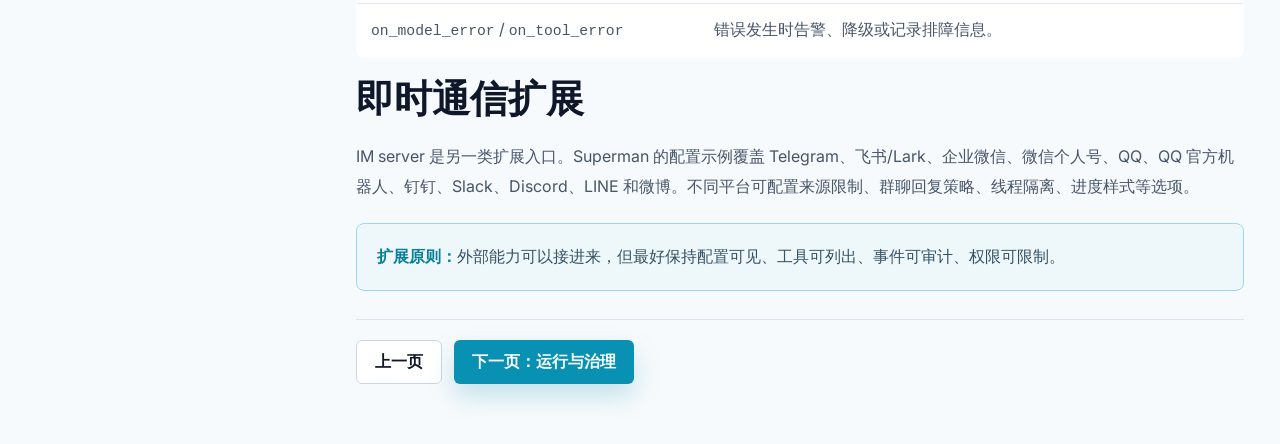
<file: superman/extension/index.html>
<!DOCTYPE html>
<html lang="zh-CN"><head><meta charset="UTF-8"><meta name="viewport" content="width=device-width, initial-scale=1.0"><title>Superman - 扩展体系 | AI4Next</title><meta name="description" content="Superman 支持 MCP Server、Skill、Hook 和 Plugin 扩展体系。"><link rel="preconnect" href="https://fonts.googleapis.com"><link rel="preconnect" href="https://fonts.gstatic.com" crossorigin><link href="https://fonts.googleapis.com/css2?family=Inter:wght@400;500;600;700;800&family=Orbitron:wght@500;700;900&display=swap" rel="stylesheet"><link rel="icon" href="../assets/img/favicon.ico"><link rel="stylesheet" href="/assets/css/style.css"><link rel="stylesheet" href="../assets/css/superman.css"></head>
<body class="superman-page"><header class="site-header" id="siteHeader"><nav class="nav-container"><a href="/" class="nav-logo"><img src="/assets/img/logo.png" alt="AI4Next"></a><div class="nav-links"><a href="/">AI4Next</a><a href="https://github.com/ai4next/superman" target="_blank" rel="noopener">GitHub</a></div></nav></header><main class="product-shell"><aside class="toc" aria-label="Superman 产品目录"><a class="toc-brand" href="/superman/"><img src="../assets/img/logo.png" alt=""><span>Superman</span></a><nav><a href="/superman/">产品定位</a><a href="/superman/problems/">解决的问题</a><a href="/superman/architecture/">核心架构</a><a href="/superman/capabilities/">能力矩阵</a><a href="/superman/scenarios/">典型场景</a><a href="/superman/workflow/">工作方式</a><a href="/superman/quickstart/">快速上手</a><a class="active" href="/superman/extension/">扩展体系</a><a href="/superman/runtime/">运行与治理</a><a href="/superman/audience/">适合谁使用</a></nav></aside><article class="product-doc narrow"><section class="doc-section first"><p class="section-kicker">Extension</p><h1>扩展体系</h1><div class="feature-list compact"><div><h3>MCP Server</h3><p>通过 stdin/stdout transport 接入任意 MCP-compatible server，并可按工具名过滤。</p></div><div><h3>Skill 系统</h3><p>从多个 skill path 自动加载 <code>SKILL.md</code>，兼容 Claude Code 风格的技能目录。</p></div><div><h3>Hook 系统</h3><p>在 before/after run、tool、model、agent、用户消息和错误事件中执行外部脚本。</p></div><div><h3>Plugin 系统</h3><p>统一处理 run/model/tool 日志与 session reaper 等后台能力。</p></div></div>
<h2>MCP：接入外部工具服务</h2>
<p>MCP server 适合把已有工具、系统 API 或第三方服务挂到 Superman 上。配置项支持 server name、command、args、enabled 和 tools 过滤，空 tools 列表表示暴露全部工具。</p>
<pre><code>mcp:
  servers:
    - name: filesystem
      enabled: true
      command: npx
      args: [-y, @modelcontextprotocol/server-filesystem, /tmp]
      tools: []</code></pre>
<h2>Skill：把技能说明放进文件系统</h2>
<p>Skill 系统支持多个路径，适合把代码审查、数据清洗、文档生成、测试策略等可复用工作方法沉淀为目录。每个技能以 <code>SKILL.md</code> 为入口，可带 references 等辅助资料。</p>
<pre><code>skills:
  enabled: true
  paths:
    - ${HOME}/.sm/skills
    - ./skills</code></pre>
<h2>Hook：在生命周期中插入组织规则</h2>
<p>Hook 脚本通过 stdin 接收 JSON context，通过 stdout 返回 JSON。它适合做工具调用前审批、模型错误告警、运行后归档、用户消息记录等动作。</p>
<table class="command-table"><thead><tr><th>事件</th><th>用途</th></tr></thead><tbody><tr><td><code>before_run</code> / <code>after_run</code></td><td>任务开始前后执行初始化、记录或清理。</td></tr><tr><td><code>before_tool</code> / <code>after_tool</code></td><td>工具调用前后做审批、参数检查、审计或通知。</td></tr><tr><td><code>before_model</code> / <code>after_model</code></td><td>模型调用前后记录请求上下文、统计耗时或接入网关策略。</td></tr><tr><td><code>on_model_error</code> / <code>on_tool_error</code></td><td>错误发生时告警、降级或记录排障信息。</td></tr></tbody></table>
<h2>即时通信扩展</h2>
<p>IM server 是另一类扩展入口。Superman 的配置示例覆盖 Telegram、飞书/Lark、企业微信、微信个人号、QQ、QQ 官方机器人、钉钉、Slack、Discord、LINE 和微博。不同平台可配置来源限制、群聊回复策略、线程隔离、进度样式等选项。</p>
<div class="note-panel"><strong>扩展原则：</strong>外部能力可以接进来，但最好保持配置可见、工具可列出、事件可审计、权限可限制。</div>
<div class="page-nav"><a class="secondary-action" href="/superman/quickstart/">上一页</a><a class="primary-action" href="/superman/runtime/">下一页：运行与治理</a></div></section></article></main><script src="../assets/js/page.js"></script></body></html>
</file>
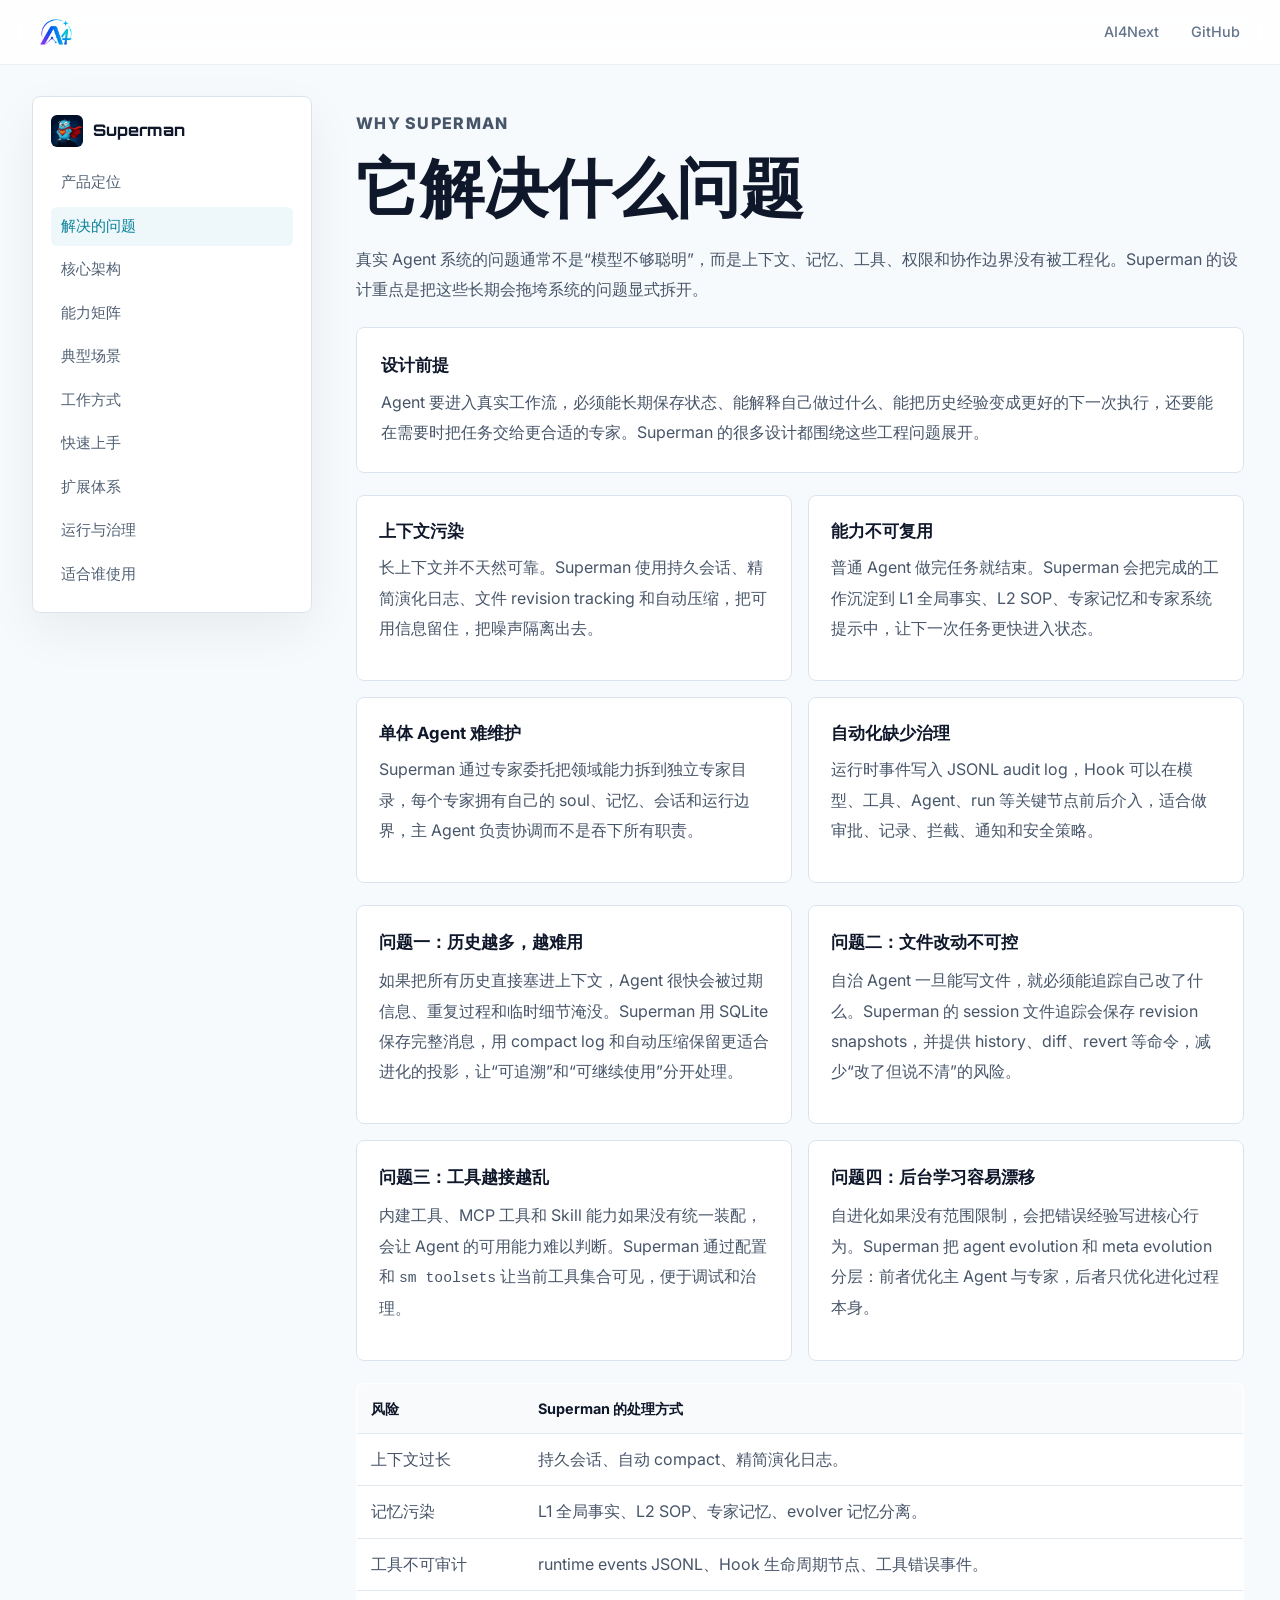
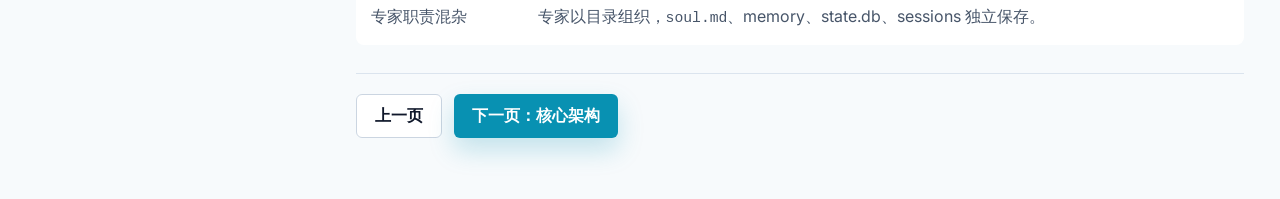
<file: superman/problems/index.html>
<!DOCTYPE html>
<html lang="zh-CN">
<head>
<meta charset="UTF-8">
<meta name="viewport" content="width=device-width, initial-scale=1.0">
<title>Superman - 解决的问题 | AI4Next</title>
<meta name="description" content="Superman 解决上下文污染、能力不可复用、单体 Agent 难维护和自动化治理不足等问题。">
<link rel="preconnect" href="https://fonts.googleapis.com">
<link rel="preconnect" href="https://fonts.gstatic.com" crossorigin>
<link href="https://fonts.googleapis.com/css2?family=Inter:wght@400;500;600;700;800&family=Orbitron:wght@500;700;900&display=swap" rel="stylesheet">
<link rel="icon" href="../assets/img/favicon.ico">
<link rel="stylesheet" href="/assets/css/style.css">
<link rel="stylesheet" href="../assets/css/superman.css">
</head>
<body class="superman-page">
<header class="site-header" id="siteHeader"><nav class="nav-container"><a href="/" class="nav-logo"><img src="/assets/img/logo.png" alt="AI4Next"></a><div class="nav-links"><a href="/">AI4Next</a><a href="https://github.com/ai4next/superman" target="_blank" rel="noopener">GitHub</a></div></nav></header>
<main class="product-shell">
  <aside class="toc" aria-label="Superman 产品目录"><a class="toc-brand" href="/superman/"><img src="../assets/img/logo.png" alt=""><span>Superman</span></a><nav><a href="/superman/">产品定位</a><a class="active" href="/superman/problems/">解决的问题</a><a href="/superman/architecture/">核心架构</a><a href="/superman/capabilities/">能力矩阵</a><a href="/superman/scenarios/">典型场景</a><a href="/superman/workflow/">工作方式</a><a href="/superman/quickstart/">快速上手</a><a href="/superman/extension/">扩展体系</a><a href="/superman/runtime/">运行与治理</a><a href="/superman/audience/">适合谁使用</a></nav></aside>
  <article class="product-doc narrow">
    <section class="doc-section first">
      <p class="section-kicker">Why Superman</p>
      <h1>它解决什么问题</h1>
      <p>真实 Agent 系统的问题通常不是“模型不够聪明”，而是上下文、记忆、工具、权限和协作边界没有被工程化。Superman 的设计重点是把这些长期会拖垮系统的问题显式拆开。</p>
      <div class="lead-block">
        <h3>设计前提</h3>
        <p>Agent 要进入真实工作流，必须能长期保存状态、能解释自己做过什么、能把历史经验变成更好的下一次执行，还要能在需要时把任务交给更合适的专家。Superman 的很多设计都围绕这些工程问题展开。</p>
      </div>
      <div class="feature-list">
        <div><h3>上下文污染</h3><p>长上下文并不天然可靠。Superman 使用持久会话、精简演化日志、文件 revision tracking 和自动压缩，把可用信息留住，把噪声隔离出去。</p></div>
        <div><h3>能力不可复用</h3><p>普通 Agent 做完任务就结束。Superman 会把完成的工作沉淀到 L1 全局事实、L2 SOP、专家记忆和专家系统提示中，让下一次任务更快进入状态。</p></div>
        <div><h3>单体 Agent 难维护</h3><p>Superman 通过专家委托把领域能力拆到独立专家目录，每个专家拥有自己的 soul、记忆、会话和运行边界，主 Agent 负责协调而不是吞下所有职责。</p></div>
        <div><h3>自动化缺少治理</h3><p>运行时事件写入 JSONL audit log，Hook 可以在模型、工具、Agent、run 等关键节点前后介入，适合做审批、记录、拦截、通知和安全策略。</p></div>
      </div>
      <div class="detail-grid">
        <div class="detail-card">
          <h3>问题一：历史越多，越难用</h3>
          <p>如果把所有历史直接塞进上下文，Agent 很快会被过期信息、重复过程和临时细节淹没。Superman 用 SQLite 保存完整消息，用 compact log 和自动压缩保留更适合进化的投影，让“可追溯”和“可继续使用”分开处理。</p>
        </div>
        <div class="detail-card">
          <h3>问题二：文件改动不可控</h3>
          <p>自治 Agent 一旦能写文件，就必须能追踪自己改了什么。Superman 的 session 文件追踪会保存 revision snapshots，并提供 history、diff、revert 等命令，减少“改了但说不清”的风险。</p>
        </div>
        <div class="detail-card">
          <h3>问题三：工具越接越乱</h3>
          <p>内建工具、MCP 工具和 Skill 能力如果没有统一装配，会让 Agent 的可用能力难以判断。Superman 通过配置和 <code>sm toolsets</code> 让当前工具集合可见，便于调试和治理。</p>
        </div>
        <div class="detail-card">
          <h3>问题四：后台学习容易漂移</h3>
          <p>自进化如果没有范围限制，会把错误经验写进核心行为。Superman 把 agent evolution 和 meta evolution 分层：前者优化主 Agent 与专家，后者只优化进化过程本身。</p>
        </div>
      </div>
      <table class="command-table">
        <thead><tr><th>风险</th><th>Superman 的处理方式</th></tr></thead>
        <tbody>
          <tr><td>上下文过长</td><td>持久会话、自动 compact、精简演化日志。</td></tr>
          <tr><td>记忆污染</td><td>L1 全局事实、L2 SOP、专家记忆、evolver 记忆分离。</td></tr>
          <tr><td>工具不可审计</td><td>runtime events JSONL、Hook 生命周期节点、工具错误事件。</td></tr>
          <tr><td>专家职责混杂</td><td>专家以目录组织，<code>soul.md</code>、memory、state.db、sessions 独立保存。</td></tr>
        </tbody>
      </table>
      <div class="page-nav"><a class="secondary-action" href="/superman/">上一页</a><a class="primary-action" href="/superman/architecture/">下一页：核心架构</a></div>
    </section>
  </article>
</main>
<script src="../assets/js/page.js"></script>
</body>
</html>
</file>
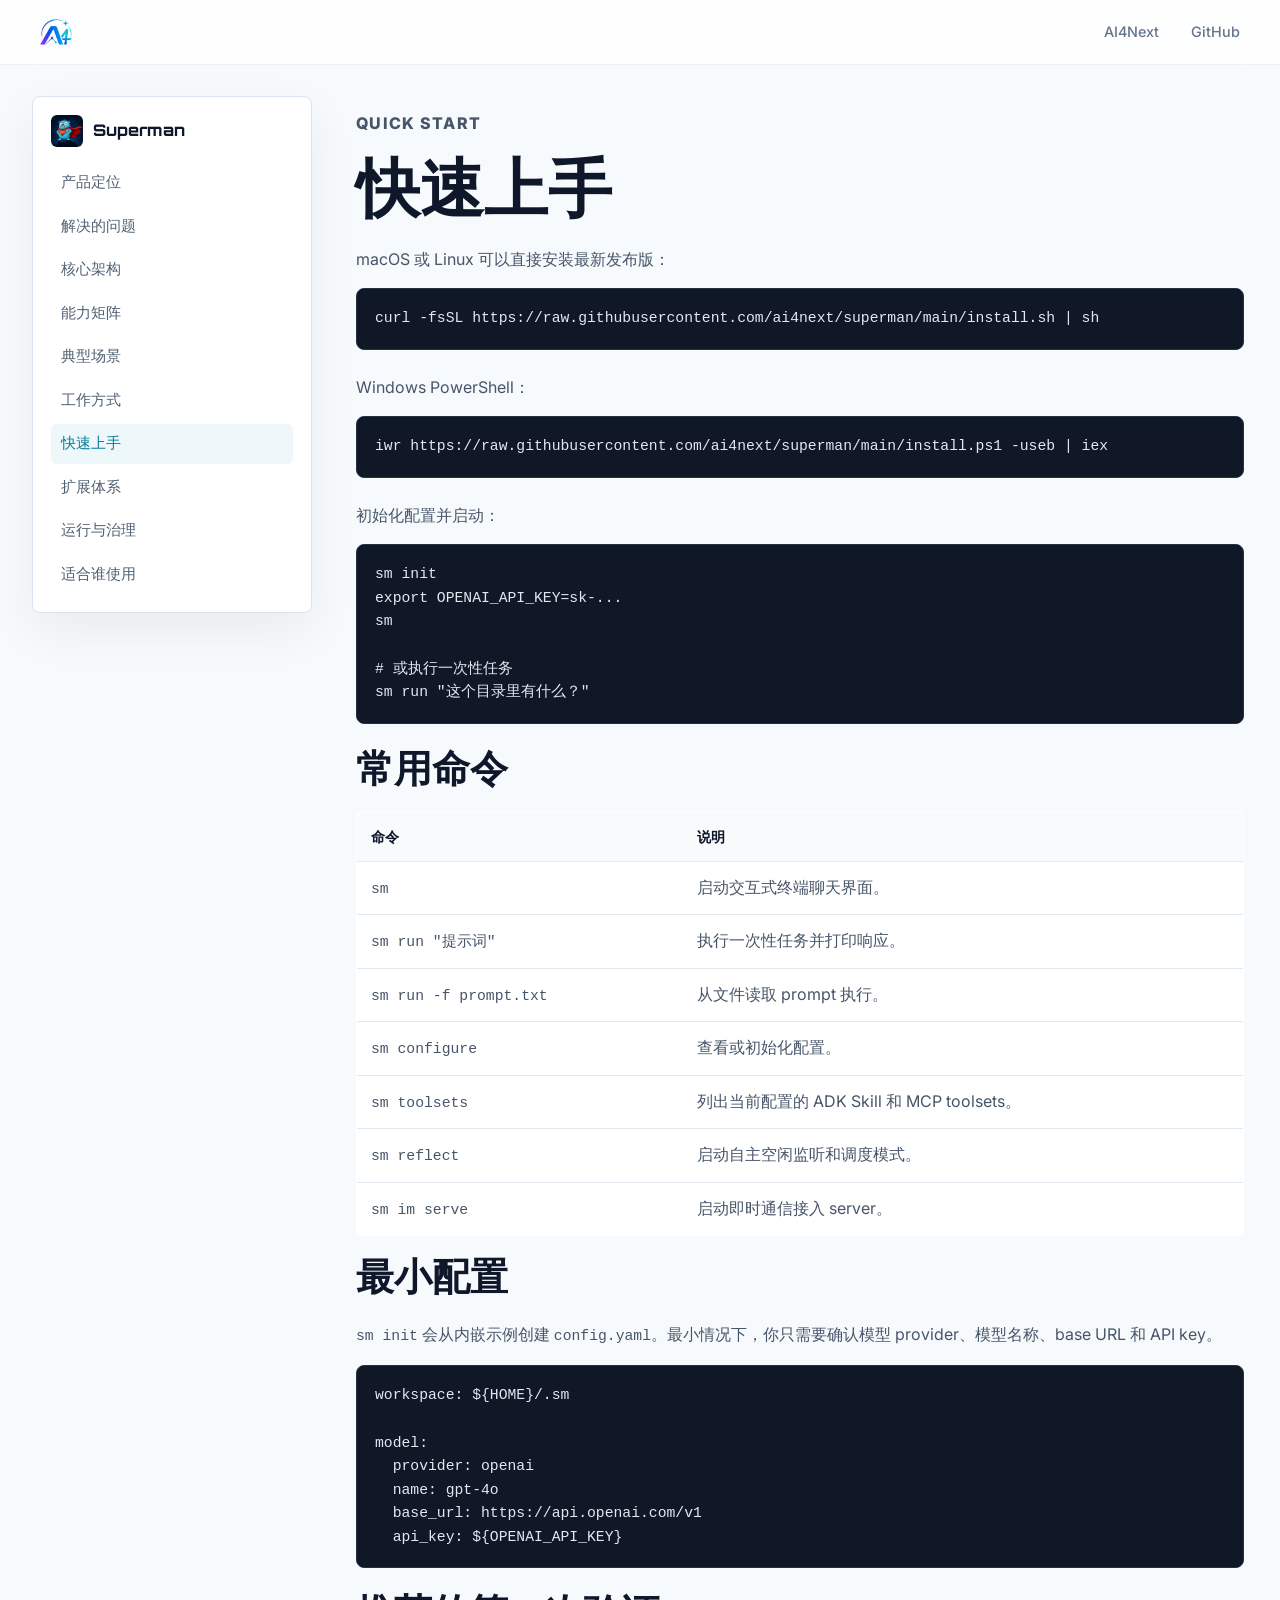
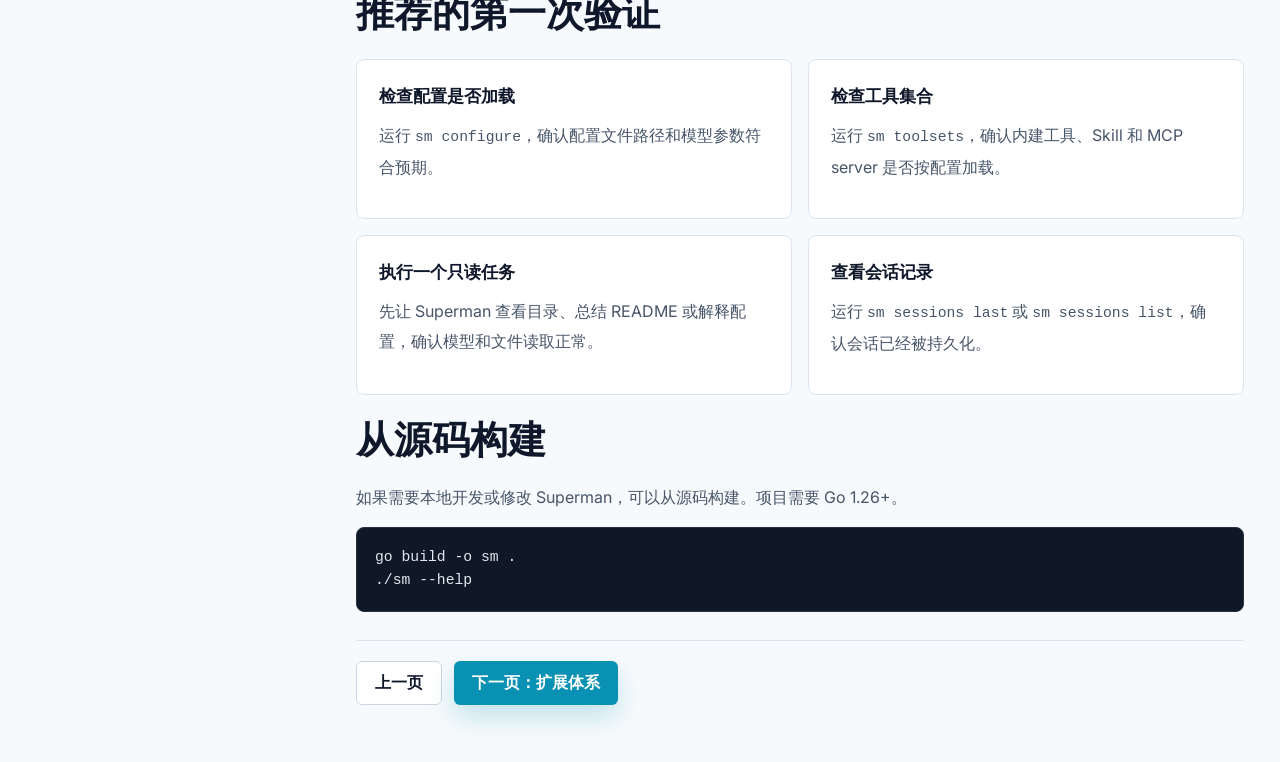
<file: superman/quickstart/index.html>
<!DOCTYPE html>
<html lang="zh-CN"><head><meta charset="UTF-8"><meta name="viewport" content="width=device-width, initial-scale=1.0"><title>Superman - 快速上手 | AI4Next</title><meta name="description" content="安装并初始化 Superman，启动终端界面或执行一次性任务。"><link rel="preconnect" href="https://fonts.googleapis.com"><link rel="preconnect" href="https://fonts.gstatic.com" crossorigin><link href="https://fonts.googleapis.com/css2?family=Inter:wght@400;500;600;700;800&family=Orbitron:wght@500;700;900&display=swap" rel="stylesheet"><link rel="icon" href="../assets/img/favicon.ico"><link rel="stylesheet" href="/assets/css/style.css"><link rel="stylesheet" href="../assets/css/superman.css"></head>
<body class="superman-page"><header class="site-header" id="siteHeader"><nav class="nav-container"><a href="/" class="nav-logo"><img src="/assets/img/logo.png" alt="AI4Next"></a><div class="nav-links"><a href="/">AI4Next</a><a href="https://github.com/ai4next/superman" target="_blank" rel="noopener">GitHub</a></div></nav></header><main class="product-shell"><aside class="toc" aria-label="Superman 产品目录"><a class="toc-brand" href="/superman/"><img src="../assets/img/logo.png" alt=""><span>Superman</span></a><nav><a href="/superman/">产品定位</a><a href="/superman/problems/">解决的问题</a><a href="/superman/architecture/">核心架构</a><a href="/superman/capabilities/">能力矩阵</a><a href="/superman/scenarios/">典型场景</a><a href="/superman/workflow/">工作方式</a><a class="active" href="/superman/quickstart/">快速上手</a><a href="/superman/extension/">扩展体系</a><a href="/superman/runtime/">运行与治理</a><a href="/superman/audience/">适合谁使用</a></nav></aside><article class="product-doc narrow"><section class="doc-section first"><p class="section-kicker">Quick Start</p><h1>快速上手</h1><p>macOS 或 Linux 可以直接安装最新发布版：</p><pre><code>curl -fsSL https://raw.githubusercontent.com/ai4next/superman/main/install.sh | sh</code></pre><p>Windows PowerShell：</p><pre><code>iwr https://raw.githubusercontent.com/ai4next/superman/main/install.ps1 -useb | iex</code></pre><p>初始化配置并启动：</p><pre><code>sm init
export OPENAI_API_KEY=sk-...
sm

# 或执行一次性任务
sm run "这个目录里有什么？"</code></pre>
<h2>常用命令</h2>
<table class="command-table"><thead><tr><th>命令</th><th>说明</th></tr></thead><tbody><tr><td><code>sm</code></td><td>启动交互式终端聊天界面。</td></tr><tr><td><code>sm run "提示词"</code></td><td>执行一次性任务并打印响应。</td></tr><tr><td><code>sm run -f prompt.txt</code></td><td>从文件读取 prompt 执行。</td></tr><tr><td><code>sm configure</code></td><td>查看或初始化配置。</td></tr><tr><td><code>sm toolsets</code></td><td>列出当前配置的 ADK Skill 和 MCP toolsets。</td></tr><tr><td><code>sm reflect</code></td><td>启动自主空闲监听和调度模式。</td></tr><tr><td><code>sm im serve</code></td><td>启动即时通信接入 server。</td></tr></tbody></table>
<h2>最小配置</h2>
<p><code>sm init</code> 会从内嵌示例创建 <code>config.yaml</code>。最小情况下，你只需要确认模型 provider、模型名称、base URL 和 API key。</p>
<pre><code>workspace: ${HOME}/.sm

model:
  provider: openai
  name: gpt-4o
  base_url: https://api.openai.com/v1
  api_key: ${OPENAI_API_KEY}</code></pre>
<h2>推荐的第一次验证</h2>
<div class="detail-grid"><div class="detail-card"><h3>检查配置是否加载</h3><p>运行 <code>sm configure</code>，确认配置文件路径和模型参数符合预期。</p></div><div class="detail-card"><h3>检查工具集合</h3><p>运行 <code>sm toolsets</code>，确认内建工具、Skill 和 MCP server 是否按配置加载。</p></div><div class="detail-card"><h3>执行一个只读任务</h3><p>先让 Superman 查看目录、总结 README 或解释配置，确认模型和文件读取正常。</p></div><div class="detail-card"><h3>查看会话记录</h3><p>运行 <code>sm sessions last</code> 或 <code>sm sessions list</code>，确认会话已经被持久化。</p></div></div>
<h2>从源码构建</h2>
<p>如果需要本地开发或修改 Superman，可以从源码构建。项目需要 Go 1.26+。</p>
<pre><code>go build -o sm .
./sm --help</code></pre>
<div class="page-nav"><a class="secondary-action" href="/superman/workflow/">上一页</a><a class="primary-action" href="/superman/extension/">下一页：扩展体系</a></div></section></article></main><script src="../assets/js/page.js"></script></body></html>
</file>
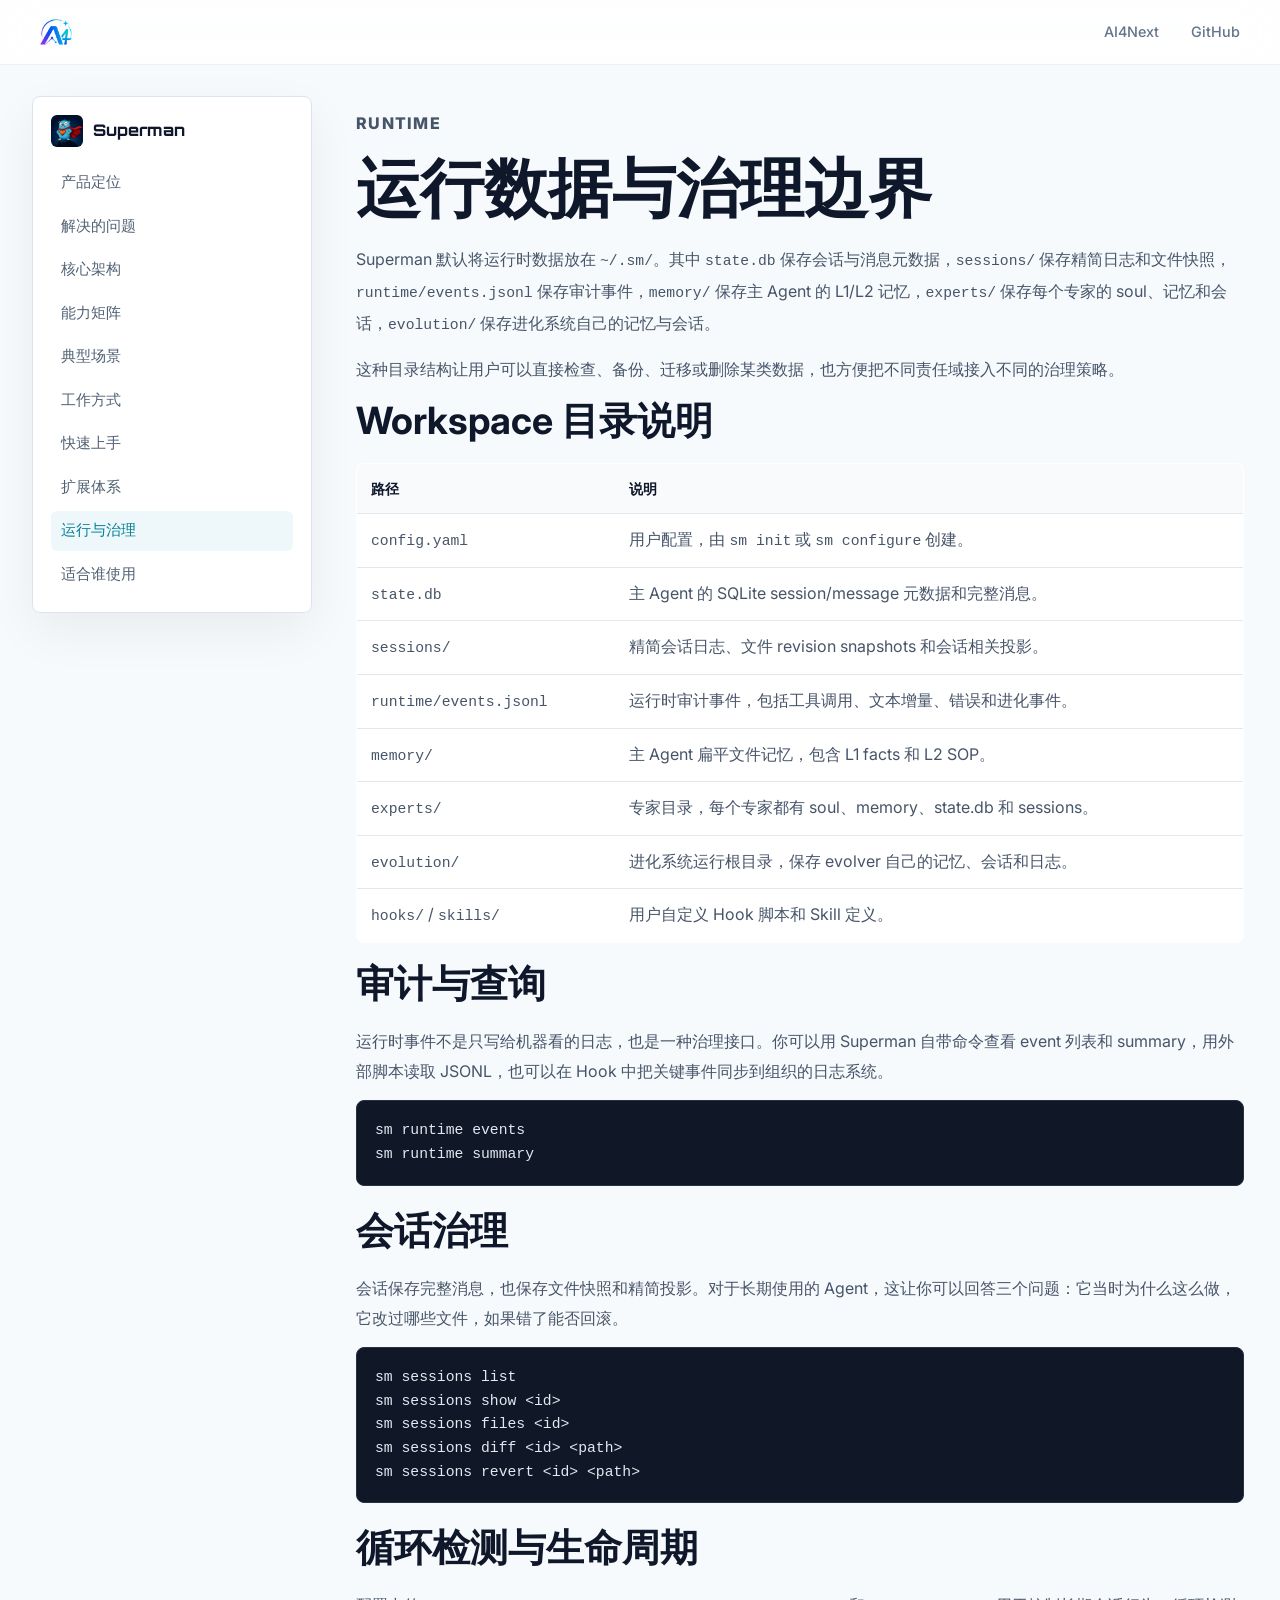
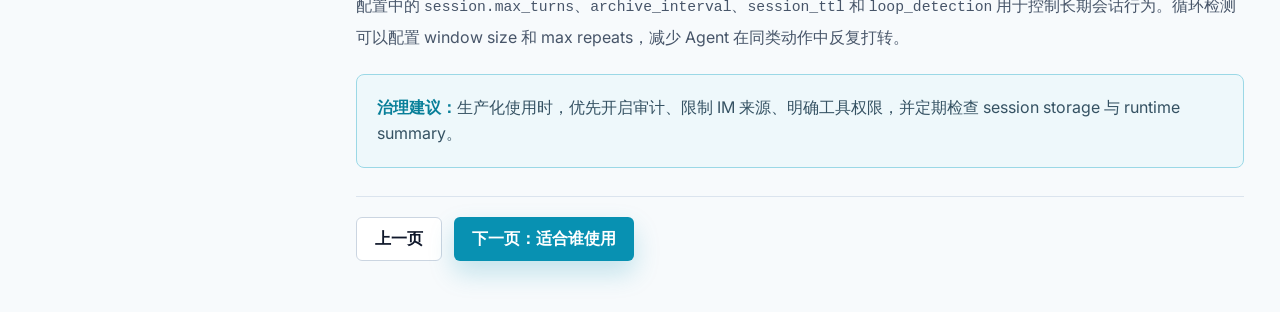
<file: superman/runtime/index.html>
<!DOCTYPE html>
<html lang="zh-CN"><head><meta charset="UTF-8"><meta name="viewport" content="width=device-width, initial-scale=1.0"><title>Superman - 运行与治理 | AI4Next</title><meta name="description" content="Superman 的运行数据目录、会话存储、审计日志、记忆和专家治理边界。"><link rel="preconnect" href="https://fonts.googleapis.com"><link rel="preconnect" href="https://fonts.gstatic.com" crossorigin><link href="https://fonts.googleapis.com/css2?family=Inter:wght@400;500;600;700;800&family=Orbitron:wght@500;700;900&display=swap" rel="stylesheet"><link rel="icon" href="../assets/img/favicon.ico"><link rel="stylesheet" href="/assets/css/style.css"><link rel="stylesheet" href="../assets/css/superman.css"></head>
<body class="superman-page"><header class="site-header" id="siteHeader"><nav class="nav-container"><a href="/" class="nav-logo"><img src="/assets/img/logo.png" alt="AI4Next"></a><div class="nav-links"><a href="/">AI4Next</a><a href="https://github.com/ai4next/superman" target="_blank" rel="noopener">GitHub</a></div></nav></header><main class="product-shell"><aside class="toc" aria-label="Superman 产品目录"><a class="toc-brand" href="/superman/"><img src="../assets/img/logo.png" alt=""><span>Superman</span></a><nav><a href="/superman/">产品定位</a><a href="/superman/problems/">解决的问题</a><a href="/superman/architecture/">核心架构</a><a href="/superman/capabilities/">能力矩阵</a><a href="/superman/scenarios/">典型场景</a><a href="/superman/workflow/">工作方式</a><a href="/superman/quickstart/">快速上手</a><a href="/superman/extension/">扩展体系</a><a class="active" href="/superman/runtime/">运行与治理</a><a href="/superman/audience/">适合谁使用</a></nav></aside><article class="product-doc narrow"><section class="doc-section first"><p class="section-kicker">Runtime</p><h1>运行数据与治理边界</h1><p>Superman 默认将运行时数据放在 <code>~/.sm/</code>。其中 <code>state.db</code> 保存会话与消息元数据，<code>sessions/</code> 保存精简日志和文件快照，<code>runtime/events.jsonl</code> 保存审计事件，<code>memory/</code> 保存主 Agent 的 L1/L2 记忆，<code>experts/</code> 保存每个专家的 soul、记忆和会话，<code>evolution/</code> 保存进化系统自己的记忆与会话。</p><p>这种目录结构让用户可以直接检查、备份、迁移或删除某类数据，也方便把不同责任域接入不同的治理策略。</p>
<h2>Workspace 目录说明</h2>
<table class="command-table"><thead><tr><th>路径</th><th>说明</th></tr></thead><tbody><tr><td><code>config.yaml</code></td><td>用户配置，由 <code>sm init</code> 或 <code>sm configure</code> 创建。</td></tr><tr><td><code>state.db</code></td><td>主 Agent 的 SQLite session/message 元数据和完整消息。</td></tr><tr><td><code>sessions/</code></td><td>精简会话日志、文件 revision snapshots 和会话相关投影。</td></tr><tr><td><code>runtime/events.jsonl</code></td><td>运行时审计事件，包括工具调用、文本增量、错误和进化事件。</td></tr><tr><td><code>memory/</code></td><td>主 Agent 扁平文件记忆，包含 L1 facts 和 L2 SOP。</td></tr><tr><td><code>experts/</code></td><td>专家目录，每个专家都有 soul、memory、state.db 和 sessions。</td></tr><tr><td><code>evolution/</code></td><td>进化系统运行根目录，保存 evolver 自己的记忆、会话和日志。</td></tr><tr><td><code>hooks/</code> / <code>skills/</code></td><td>用户自定义 Hook 脚本和 Skill 定义。</td></tr></tbody></table>
<h2>审计与查询</h2>
<p>运行时事件不是只写给机器看的日志，也是一种治理接口。你可以用 Superman 自带命令查看 event 列表和 summary，用外部脚本读取 JSONL，也可以在 Hook 中把关键事件同步到组织的日志系统。</p>
<pre><code>sm runtime events
sm runtime summary</code></pre>
<h2>会话治理</h2>
<p>会话保存完整消息，也保存文件快照和精简投影。对于长期使用的 Agent，这让你可以回答三个问题：它当时为什么这么做，它改过哪些文件，如果错了能否回滚。</p>
<pre><code>sm sessions list
sm sessions show &lt;id&gt;
sm sessions files &lt;id&gt;
sm sessions diff &lt;id&gt; &lt;path&gt;
sm sessions revert &lt;id&gt; &lt;path&gt;</code></pre>
<h2>循环检测与生命周期</h2>
<p>配置中的 <code>session.max_turns</code>、<code>archive_interval</code>、<code>session_ttl</code> 和 <code>loop_detection</code> 用于控制长期会话行为。循环检测可以配置 window size 和 max repeats，减少 Agent 在同类动作中反复打转。</p>
<div class="note-panel"><strong>治理建议：</strong>生产化使用时，优先开启审计、限制 IM 来源、明确工具权限，并定期检查 session storage 与 runtime summary。</div>
<div class="page-nav"><a class="secondary-action" href="/superman/extension/">上一页</a><a class="primary-action" href="/superman/audience/">下一页：适合谁使用</a></div></section></article></main><script src="../assets/js/page.js"></script></body></html>
</file>
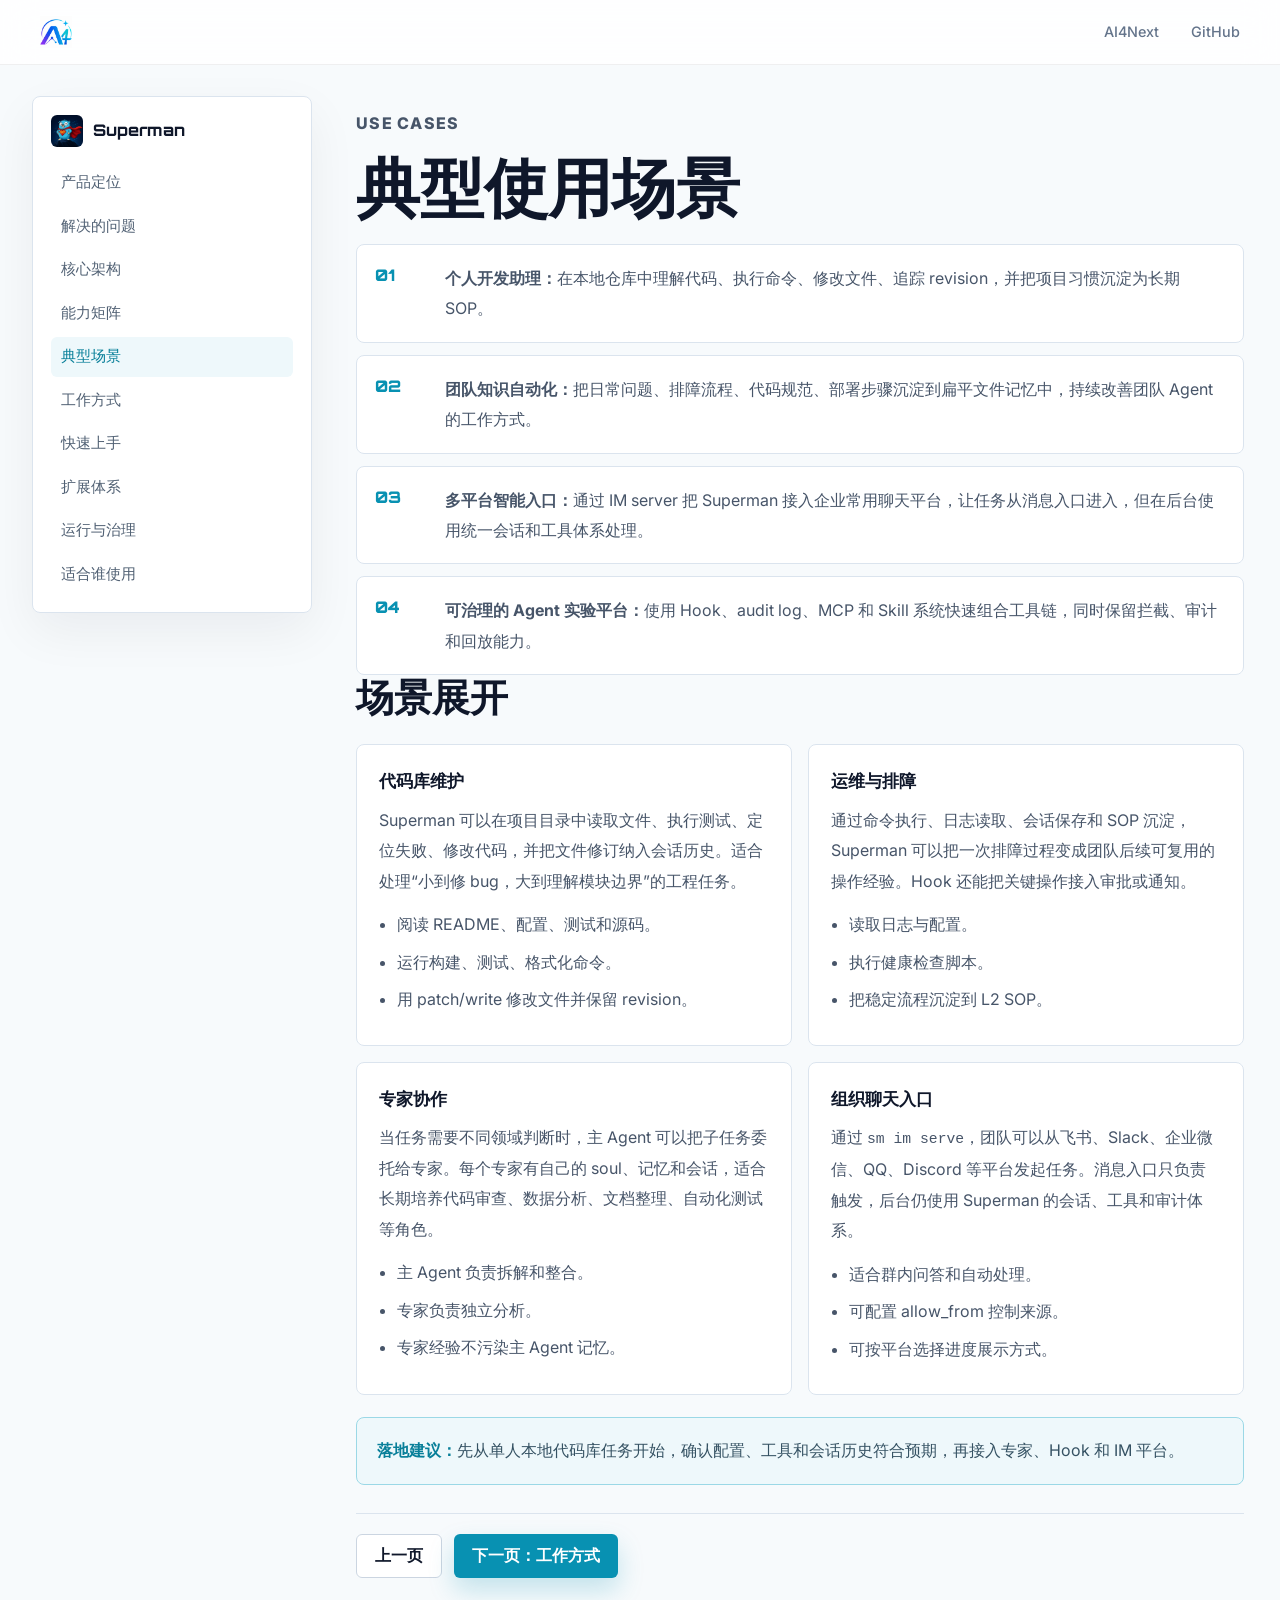
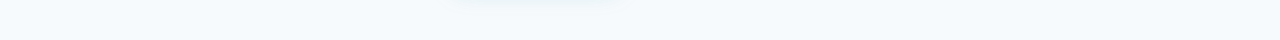
<file: superman/scenarios/index.html>
<!DOCTYPE html>
<html lang="zh-CN"><head><meta charset="UTF-8"><meta name="viewport" content="width=device-width, initial-scale=1.0"><title>Superman - 典型场景 | AI4Next</title><meta name="description" content="Superman 的典型使用场景包括个人开发助理、团队知识自动化、多平台智能入口和可治理 Agent 实验平台。"><link rel="preconnect" href="https://fonts.googleapis.com"><link rel="preconnect" href="https://fonts.gstatic.com" crossorigin><link href="https://fonts.googleapis.com/css2?family=Inter:wght@400;500;600;700;800&family=Orbitron:wght@500;700;900&display=swap" rel="stylesheet"><link rel="icon" href="../assets/img/favicon.ico"><link rel="stylesheet" href="/assets/css/style.css"><link rel="stylesheet" href="../assets/css/superman.css"></head>
<body class="superman-page"><header class="site-header" id="siteHeader"><nav class="nav-container"><a href="/" class="nav-logo"><img src="/assets/img/logo.png" alt="AI4Next"></a><div class="nav-links"><a href="/">AI4Next</a><a href="https://github.com/ai4next/superman" target="_blank" rel="noopener">GitHub</a></div></nav></header><main class="product-shell"><aside class="toc" aria-label="Superman 产品目录"><a class="toc-brand" href="/superman/"><img src="../assets/img/logo.png" alt=""><span>Superman</span></a><nav><a href="/superman/">产品定位</a><a href="/superman/problems/">解决的问题</a><a href="/superman/architecture/">核心架构</a><a href="/superman/capabilities/">能力矩阵</a><a class="active" href="/superman/scenarios/">典型场景</a><a href="/superman/workflow/">工作方式</a><a href="/superman/quickstart/">快速上手</a><a href="/superman/extension/">扩展体系</a><a href="/superman/runtime/">运行与治理</a><a href="/superman/audience/">适合谁使用</a></nav></aside><article class="product-doc narrow"><section class="doc-section first"><p class="section-kicker">Use Cases</p><h1>典型使用场景</h1><div class="scenario-list"><div><span>01</span><p><strong>个人开发助理：</strong>在本地仓库中理解代码、执行命令、修改文件、追踪 revision，并把项目习惯沉淀为长期 SOP。</p></div><div><span>02</span><p><strong>团队知识自动化：</strong>把日常问题、排障流程、代码规范、部署步骤沉淀到扁平文件记忆中，持续改善团队 Agent 的工作方式。</p></div><div><span>03</span><p><strong>多平台智能入口：</strong>通过 IM server 把 Superman 接入企业常用聊天平台，让任务从消息入口进入，但在后台使用统一会话和工具体系处理。</p></div><div><span>04</span><p><strong>可治理的 Agent 实验平台：</strong>使用 Hook、audit log、MCP 和 Skill 系统快速组合工具链，同时保留拦截、审计和回放能力。</p></div></div>
<h2>场景展开</h2>
<div class="detail-grid">
<div class="detail-card"><h3>代码库维护</h3><p>Superman 可以在项目目录中读取文件、执行测试、定位失败、修改代码，并把文件修订纳入会话历史。适合处理“小到修 bug，大到理解模块边界”的工程任务。</p><ul><li>阅读 README、配置、测试和源码。</li><li>运行构建、测试、格式化命令。</li><li>用 patch/write 修改文件并保留 revision。</li></ul></div>
<div class="detail-card"><h3>运维与排障</h3><p>通过命令执行、日志读取、会话保存和 SOP 沉淀，Superman 可以把一次排障过程变成团队后续可复用的操作经验。Hook 还能把关键操作接入审批或通知。</p><ul><li>读取日志与配置。</li><li>执行健康检查脚本。</li><li>把稳定流程沉淀到 L2 SOP。</li></ul></div>
<div class="detail-card"><h3>专家协作</h3><p>当任务需要不同领域判断时，主 Agent 可以把子任务委托给专家。每个专家有自己的 soul、记忆和会话，适合长期培养代码审查、数据分析、文档整理、自动化测试等角色。</p><ul><li>主 Agent 负责拆解和整合。</li><li>专家负责独立分析。</li><li>专家经验不污染主 Agent 记忆。</li></ul></div>
<div class="detail-card"><h3>组织聊天入口</h3><p>通过 <code>sm im serve</code>，团队可以从飞书、Slack、企业微信、QQ、Discord 等平台发起任务。消息入口只负责触发，后台仍使用 Superman 的会话、工具和审计体系。</p><ul><li>适合群内问答和自动处理。</li><li>可配置 allow_from 控制来源。</li><li>可按平台选择进度展示方式。</li></ul></div>
</div>
<div class="note-panel"><strong>落地建议：</strong>先从单人本地代码库任务开始，确认配置、工具和会话历史符合预期，再接入专家、Hook 和 IM 平台。</div>
<div class="page-nav"><a class="secondary-action" href="/superman/capabilities/">上一页</a><a class="primary-action" href="/superman/workflow/">下一页：工作方式</a></div></section></article></main><script src="../assets/js/page.js"></script></body></html>
</file>
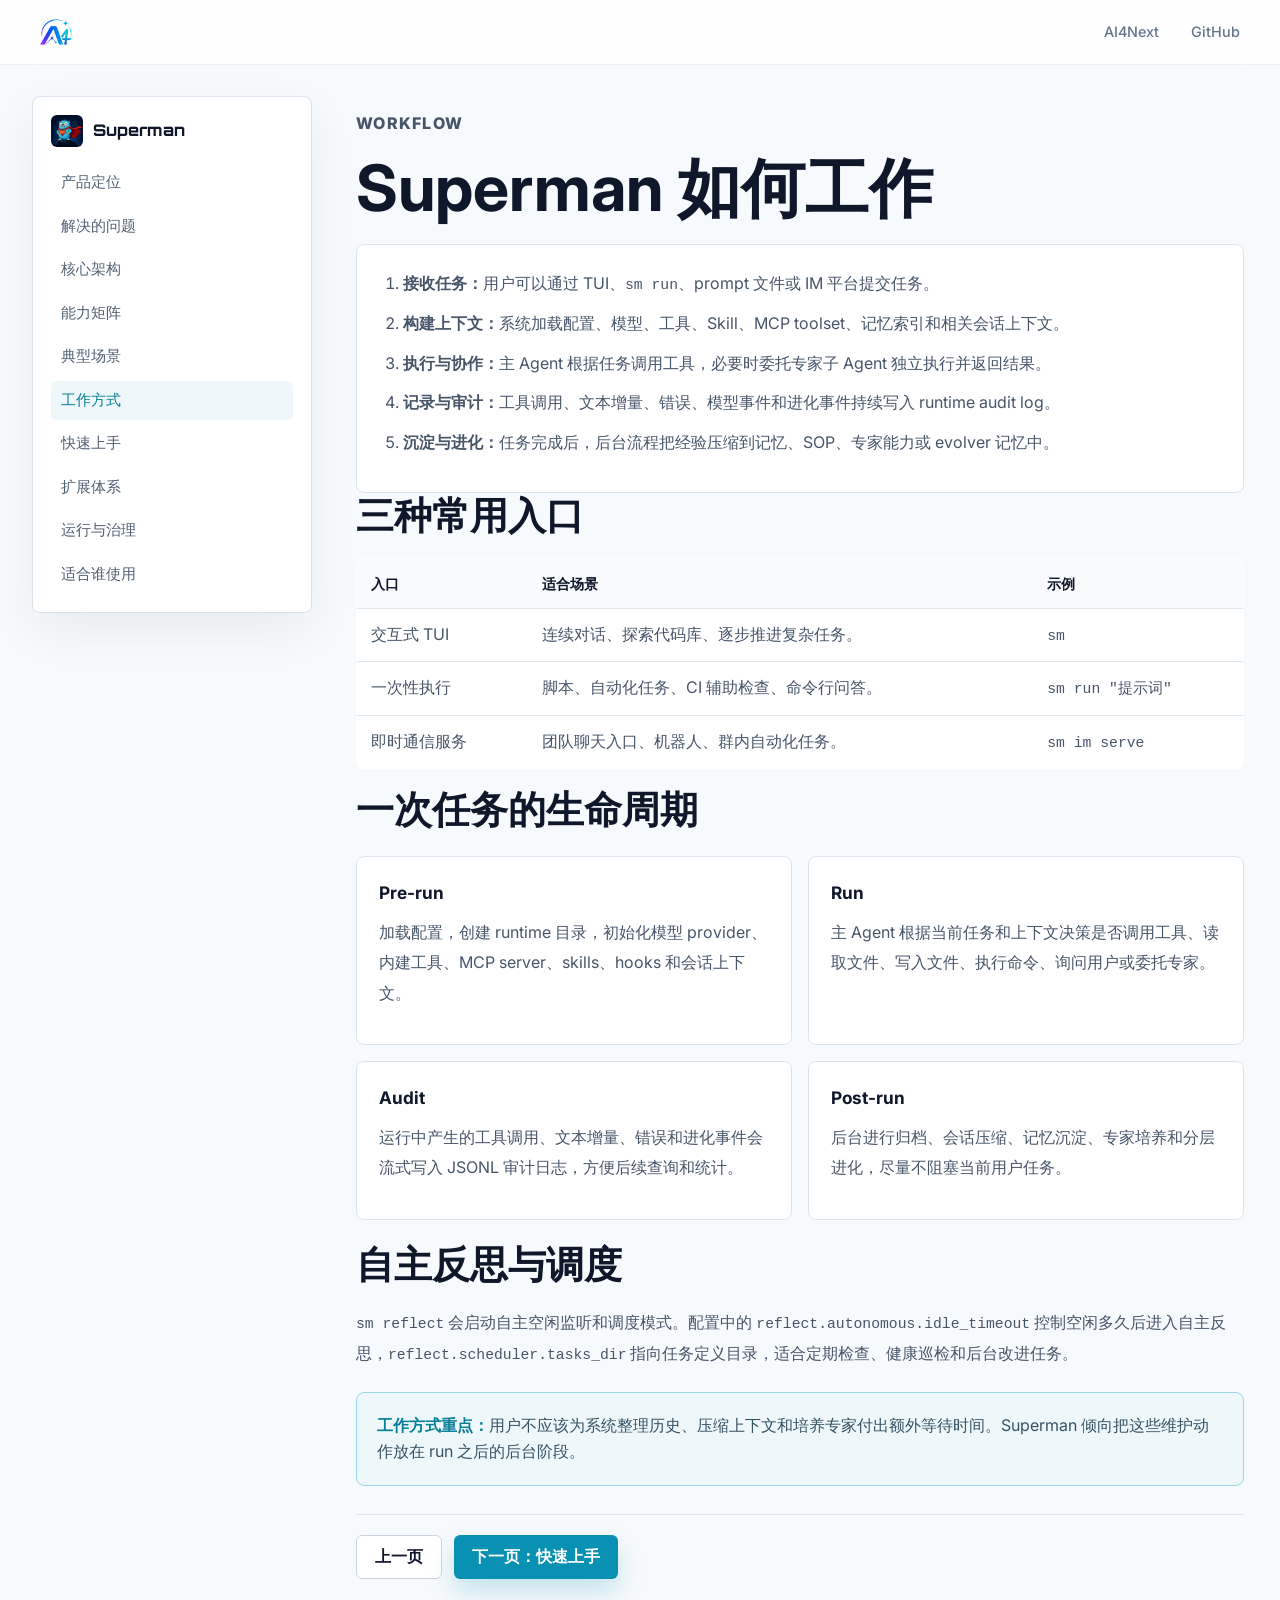
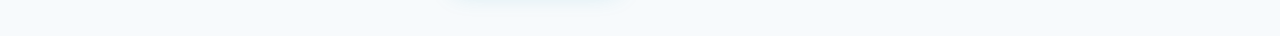
<file: superman/workflow/index.html>
<!DOCTYPE html>
<html lang="zh-CN"><head><meta charset="UTF-8"><meta name="viewport" content="width=device-width, initial-scale=1.0"><title>Superman - 工作方式 | AI4Next</title><meta name="description" content="Superman 从接收任务、构建上下文、执行协作、记录审计到沉淀进化的工作方式。"><link rel="preconnect" href="https://fonts.googleapis.com"><link rel="preconnect" href="https://fonts.gstatic.com" crossorigin><link href="https://fonts.googleapis.com/css2?family=Inter:wght@400;500;600;700;800&family=Orbitron:wght@500;700;900&display=swap" rel="stylesheet"><link rel="icon" href="../assets/img/favicon.ico"><link rel="stylesheet" href="/assets/css/style.css"><link rel="stylesheet" href="../assets/css/superman.css"></head>
<body class="superman-page"><header class="site-header" id="siteHeader"><nav class="nav-container"><a href="/" class="nav-logo"><img src="/assets/img/logo.png" alt="AI4Next"></a><div class="nav-links"><a href="/">AI4Next</a><a href="https://github.com/ai4next/superman" target="_blank" rel="noopener">GitHub</a></div></nav></header><main class="product-shell"><aside class="toc" aria-label="Superman 产品目录"><a class="toc-brand" href="/superman/"><img src="../assets/img/logo.png" alt=""><span>Superman</span></a><nav><a href="/superman/">产品定位</a><a href="/superman/problems/">解决的问题</a><a href="/superman/architecture/">核心架构</a><a href="/superman/capabilities/">能力矩阵</a><a href="/superman/scenarios/">典型场景</a><a class="active" href="/superman/workflow/">工作方式</a><a href="/superman/quickstart/">快速上手</a><a href="/superman/extension/">扩展体系</a><a href="/superman/runtime/">运行与治理</a><a href="/superman/audience/">适合谁使用</a></nav></aside><article class="product-doc narrow"><section class="doc-section first"><p class="section-kicker">Workflow</p><h1>Superman 如何工作</h1><ol class="workflow"><li><strong>接收任务：</strong>用户可以通过 TUI、<code>sm run</code>、prompt 文件或 IM 平台提交任务。</li><li><strong>构建上下文：</strong>系统加载配置、模型、工具、Skill、MCP toolset、记忆索引和相关会话上下文。</li><li><strong>执行与协作：</strong>主 Agent 根据任务调用工具，必要时委托专家子 Agent 独立执行并返回结果。</li><li><strong>记录与审计：</strong>工具调用、文本增量、错误、模型事件和进化事件持续写入 runtime audit log。</li><li><strong>沉淀与进化：</strong>任务完成后，后台流程把经验压缩到记忆、SOP、专家能力或 evolver 记忆中。</li></ol>
<h2>三种常用入口</h2>
<table class="command-table"><thead><tr><th>入口</th><th>适合场景</th><th>示例</th></tr></thead><tbody><tr><td>交互式 TUI</td><td>连续对话、探索代码库、逐步推进复杂任务。</td><td><code>sm</code></td></tr><tr><td>一次性执行</td><td>脚本、自动化任务、CI 辅助检查、命令行问答。</td><td><code>sm run "提示词"</code></td></tr><tr><td>即时通信服务</td><td>团队聊天入口、机器人、群内自动化任务。</td><td><code>sm im serve</code></td></tr></tbody></table>
<h2>一次任务的生命周期</h2>
<div class="detail-grid"><div class="detail-card"><h3>Pre-run</h3><p>加载配置，创建 runtime 目录，初始化模型 provider、内建工具、MCP server、skills、hooks 和会话上下文。</p></div><div class="detail-card"><h3>Run</h3><p>主 Agent 根据当前任务和上下文决策是否调用工具、读取文件、写入文件、执行命令、询问用户或委托专家。</p></div><div class="detail-card"><h3>Audit</h3><p>运行中产生的工具调用、文本增量、错误和进化事件会流式写入 JSONL 审计日志，方便后续查询和统计。</p></div><div class="detail-card"><h3>Post-run</h3><p>后台进行归档、会话压缩、记忆沉淀、专家培养和分层进化，尽量不阻塞当前用户任务。</p></div></div>
<h2>自主反思与调度</h2>
<p><code>sm reflect</code> 会启动自主空闲监听和调度模式。配置中的 <code>reflect.autonomous.idle_timeout</code> 控制空闲多久后进入自主反思，<code>reflect.scheduler.tasks_dir</code> 指向任务定义目录，适合定期检查、健康巡检和后台改进任务。</p>
<div class="note-panel"><strong>工作方式重点：</strong>用户不应该为系统整理历史、压缩上下文和培养专家付出额外等待时间。Superman 倾向把这些维护动作放在 run 之后的后台阶段。</div>
<div class="page-nav"><a class="secondary-action" href="/superman/scenarios/">上一页</a><a class="primary-action" href="/superman/quickstart/">下一页：快速上手</a></div></section></article></main><script src="../assets/js/page.js"></script></body></html>
</file>
<file: assets/css/style.css>
*,*::before,*::after{margin:0;padding:0;box-sizing:border-box}
html{scroll-behavior:smooth}
body{background:#ffffff;color:#0f172a;font-family:'Inter',sans-serif;overflow-x:hidden;line-height:1.6}

/* ===== Header Nav ===== */
.site-header{position:fixed;top:0;left:0;right:0;z-index:100;padding:1rem 2rem;background:rgba(255,255,255,.7);backdrop-filter:blur(16px);-webkit-backdrop-filter:blur(16px);border-bottom:1px solid rgba(0,0,0,.06);transition:all .4s ease}
.site-header.scrolled{background:rgba(255,255,255,.95);border-bottom-color:rgba(0,0,0,.1)}
.nav-container{max-width:1200px;margin:0 auto;display:flex;align-items:center;justify-content:space-between}
.nav-logo{display:flex;align-items:center;text-decoration:none}
.nav-logo img{height:32px;width:auto}
.nav-links{display:flex;gap:2rem}
.nav-links a{color:#64748b;text-decoration:none;font-size:.9rem;font-weight:500;transition:color .3s;position:relative}
.nav-links a::after{content:'';position:absolute;bottom:-4px;left:0;width:0;height:1px;background:#0891b2;transition:width .3s}
.nav-links a:hover{color:#0891b2}
.nav-links a:hover::after{width:100%}
.lang-toggle{background:none;border:1px solid rgba(8,145,178,.3);border-radius:4px;color:#0891b2;font-family:'Inter',sans-serif;font-size:.8rem;padding:.25rem .5rem;cursor:pointer;transition:all .3s;line-height:1.4}
.lang-toggle:hover{background:rgba(8,145,178,.08);border-color:#0891b2}

/* ===== Sections ===== */
section{min-height:100vh;display:flex;flex-direction:column;justify-content:center;align-items:center;padding:4rem 2rem;position:relative}
.hero-section{min-height:100vh;position:relative;overflow:hidden;background:linear-gradient(180deg,#f8fafc 0%,#ffffff 100%)}
.hero-section canvas{position:absolute;top:0;left:0;width:100%;height:100%;z-index:0}
.hero-content{position:relative;z-index:1;text-align:center;padding:2rem}

/* ===== Section Titles ===== */
.section-title{font-family:'Orbitron',sans-serif;font-weight:700;font-size:clamp(1.8rem,4vw,3rem);margin-bottom:3rem;background:linear-gradient(135deg,#0891b2,#7c3aed);-webkit-background-clip:text;-webkit-text-fill-color:transparent;background-clip:text;text-align:center}

/* ===== Hero ===== */
.hero-title{font-family:'Orbitron',sans-serif;font-weight:900;font-size:clamp(3rem,8vw,6rem);background:linear-gradient(135deg,#0891b2,#7c3aed,#0891b2);background-size:200% 200%;-webkit-background-clip:text;-webkit-text-fill-color:transparent;background-clip:text;animation:gradientShift 4s ease infinite;text-shadow:0 0 40px rgba(8,145,178,.1);margin-bottom:.5rem}
@keyframes gradientShift{0%,100%{background-position:0% 50%}50%{background-position:100% 50%}}
.hero-tagline{font-size:clamp(1rem,2.5vw,1.8rem);color:#64748b;font-weight:300;letter-spacing:.15em;margin-bottom:1rem}
.hero-sub{font-size:clamp(.9rem,1.8vw,1.3rem);color:#64748b;font-weight:300;margin-bottom:2rem}
.scroll-indicator{position:absolute;bottom:2rem;left:50%;transform:translateX(-50%);z-index:1;cursor:pointer;animation:bounce 2s infinite;color:#0891b2;font-size:2rem;opacity:.6;transition:opacity .3s}
.scroll-indicator:hover{opacity:1}
@keyframes bounce{0%,20%,50%,80%,100%{transform:translateX(-50%) translateY(0)}40%{transform:translateX(-50%) translateY(-12px)}60%{transform:translateX(-50%) translateY(-6px)}}

/* ===== Direction ===== */
.direction-lead{max-width:720px;text-align:center;font-size:clamp(1rem,2vw,1.35rem);color:#334155;line-height:1.8;padding:0 1rem}
.mission-divider{width:120px;height:2px;margin:2rem auto;background:linear-gradient(90deg,transparent,#0891b2,#7c3aed,transparent);border-radius:2px}
.directions-section{background:#f8fafc}
.cards-grid{display:grid;grid-template-columns:repeat(3,1fr);gap:2rem;max-width:1100px;width:100%;padding:0 1rem}
.card{background:#ffffff;border:1px solid #e2e8f0;border-radius:16px;padding:2.5rem 2rem;text-align:center;transition:all .4s ease;cursor:default}
.card:hover{border-color:#0891b2;transform:translateY(-8px);box-shadow:0 8px 40px rgba(8,145,178,.1),0 0 60px rgba(8,145,178,.04)}
.card-icon{font-size:2.5rem;margin-bottom:1rem;display:block}
.card h3{font-family:'Orbitron',sans-serif;font-weight:700;font-size:1.2rem;margin-bottom:.75rem;background:linear-gradient(135deg,#0891b2,#7c3aed);-webkit-background-clip:text;-webkit-text-fill-color:transparent;background-clip:text}
.card p{color:#64748b;font-size:.95rem;line-height:1.7}

/* ===== Projects ===== */
.projects-section{background:#ffffff;padding:6rem 2rem}
.projects-grid{display:grid;grid-template-columns:repeat(3,1fr);gap:1.25rem;max-width:1100px;width:100%}
.project-card{display:block;background:#f8fafc;border:1px solid #e2e8f0;border-radius:12px;padding:1.5rem;text-decoration:none;transition:all .35s ease;position:relative;overflow:hidden}
.project-card:hover{border-color:#0891b2;transform:translateY(-4px);box-shadow:0 6px 30px rgba(8,145,178,.08)}
.project-card h3{font-family:'Orbitron',sans-serif;font-weight:700;font-size:1.05rem;color:#0f172a;margin-bottom:.4rem}
.project-card p{color:#64748b;font-size:.85rem;line-height:1.5}

/* ===== Footer ===== */
footer{padding:3rem 2rem;text-align:center;color:#64748b;font-size:.85rem;background:#f1f5f9;border-top:1px solid #e2e8f0}
footer a{color:#0891b2;text-decoration:none;transition:color .3s}
footer a:hover{color:#7c3aed}
footer .footer-tagline{margin-top:.5rem;font-size:.75rem;color:#94a3b8}

/* ===== Scroll Animation ===== */
.fade-in{opacity:0;transform:translateY(30px);transition:all .8s cubic-bezier(.22,1,.36,1)}
.fade-in.visible{opacity:1;transform:translateY(0)}

/* ===== Responsive ===== */
@media(max-width:768px){
  .cards-grid{grid-template-columns:1fr;gap:1.5rem}
  section{padding:3rem 1.5rem}
  .card{padding:2rem 1.5rem}
  .projects-grid{grid-template-columns:1fr}
  .nav-links{gap:1rem}
  .nav-links a{font-size:.8rem}
  .site-header{padding:.75rem 1rem}
}
</file>
<file: superman/assets/css/superman.css>
.superman-page{background:#f7fafc;color:#0f172a}
.superman-page .site-header{background:rgba(255,255,255,.82)}
.product-shell{display:grid;grid-template-columns:280px minmax(0,1fr);align-items:start;max-width:1440px;margin:0 auto;padding:96px 32px 64px;gap:40px}
.toc{position:sticky;top:96px;align-self:start;background:#ffffff;border:1px solid #dbe4ee;border-radius:8px;padding:18px;box-shadow:0 18px 50px rgba(15,23,42,.06)}
.toc-brand{display:flex;align-items:center;gap:10px;color:#0f172a;text-decoration:none;font-family:'Orbitron',sans-serif;font-weight:800;margin-bottom:16px}
.toc-brand img{width:32px;height:32px;border-radius:6px}
.toc nav{display:grid;gap:4px}
.toc nav a{color:#516174;text-decoration:none;font-size:.92rem;padding:8px 10px;border-radius:6px;transition:background .2s,color .2s}
.toc nav a:hover,.toc nav a.active{background:#eef8fb;color:#087f99}
.product-doc{min-width:0}
.product-hero{min-height:auto;display:grid;grid-template-columns:minmax(0,1.02fr) minmax(320px,.98fr);gap:28px 36px;align-items:center;padding:48px;background:#ffffff;border:1px solid #dbe4ee;border-radius:8px;overflow:hidden}
.hero-heading{grid-column:1/-1;min-width:0}
.hero-copy{max-width:690px;min-width:0}
.eyebrow,.section-kicker{font-size:.78rem;text-transform:uppercase;color:#0891b2;font-weight:800;letter-spacing:.08em;margin-bottom:10px}
.product-hero h1{font-family:'Orbitron',sans-serif;font-size:clamp(3.2rem,7vw,6.6rem);line-height:1;margin-bottom:0;background:linear-gradient(135deg,#0891b2,#5b21b6);-webkit-background-clip:text;-webkit-text-fill-color:transparent;background-clip:text;overflow:visible}
.hero-lead{font-size:clamp(1.08rem,2vw,1.38rem);line-height:1.85;color:#334155}
.hero-art{width:100%;border-radius:8px;border:1px solid #dbe4ee;background:#0f172a}
.hero-actions{display:flex;gap:12px;flex-wrap:wrap;margin-top:28px}
.primary-action,.secondary-action{display:inline-flex;align-items:center;justify-content:center;min-height:44px;padding:0 18px;border-radius:6px;text-decoration:none;font-weight:800;transition:transform .2s,box-shadow .2s,background .2s}
.primary-action{background:#0891b2;color:#ffffff;box-shadow:0 12px 26px rgba(8,145,178,.22)}
.primary-action:hover{transform:translateY(-2px);box-shadow:0 18px 32px rgba(8,145,178,.26)}
.secondary-action{border:1px solid #cbd5e1;color:#0f172a;background:#ffffff}
.secondary-action:hover{background:#f1f5f9}
.doc-section{min-height:auto;display:block;padding:58px 4px 0}
.doc-section.first{padding-top:12px}
.product-doc.narrow{max-width:980px}
.doc-section h1{font-size:clamp(2.2rem,5vw,4rem);line-height:1.12;margin-bottom:20px;color:#0f172a}
.doc-section h2{font-size:clamp(1.65rem,3vw,2.35rem);line-height:1.25;margin-bottom:18px;color:#0f172a}
.doc-section h3{font-size:1.05rem;margin-bottom:8px;color:#0f172a}
.doc-section p{color:#475569;font-size:1rem;line-height:1.9;margin-bottom:14px}
.doc-section ul,.doc-section ol{color:#475569;line-height:1.85}
.doc-section li{margin-bottom:8px}
.lead-block{background:#ffffff;border:1px solid #dbe4ee;border-radius:8px;padding:24px;margin:22px 0}
.lead-block p:last-child{margin-bottom:0}
.detail-grid{display:grid;grid-template-columns:repeat(2,1fr);gap:16px;margin:22px 0}
.detail-card{background:#ffffff;border:1px solid #dbe4ee;border-radius:8px;padding:22px}
.detail-card h3{font-size:1.08rem;margin-bottom:10px}
.detail-card ul{padding-left:18px}
.note-panel{background:#eef8fb;border:1px solid #9bd8e6;border-radius:8px;padding:20px;margin:22px 0;color:#355263}
.note-panel strong{color:#087f99}
.command-table{width:100%;border-collapse:collapse;background:#ffffff;border:1px solid #dbe4ee;border-radius:8px;overflow:hidden;margin:18px 0}
.command-table th,.command-table td{padding:13px 14px;border-bottom:1px solid #e2e8f0;text-align:left;vertical-align:top;color:#475569}
.command-table th{background:#f8fafc;color:#0f172a;font-size:.9rem}
.command-table tr:last-child td{border-bottom:0}
.code-inline-list{display:grid;gap:10px;margin:18px 0}
.code-inline-list div{background:#ffffff;border:1px solid #dbe4ee;border-radius:8px;padding:14px 16px;color:#475569}
.metric-grid{display:grid;grid-template-columns:repeat(4,1fr);gap:14px;margin-top:28px}
.metric-grid div,.capability-card,.feature-list>div,.scenario-list>div,.audience-grid>div{background:#ffffff;border:1px solid #dbe4ee;border-radius:8px}
.metric-grid div{padding:18px}
.metric-grid strong{display:block;font-size:1.45rem;color:#0891b2;margin-bottom:4px}
.metric-grid span{display:block;color:#64748b;font-size:.88rem;line-height:1.45}
.feature-list{display:grid;grid-template-columns:repeat(2,1fr);gap:16px}
.feature-list>div{padding:22px}
.feature-list.compact>div{padding:20px}
.architecture-map{background:#ffffff;border:1px solid #dbe4ee;border-radius:8px;padding:22px;margin:22px 0}
.arch-row{display:grid;grid-template-columns:repeat(3,1fr);gap:14px;margin-top:14px}
.arch-node{padding:18px;border-radius:8px;background:#f8fafc;border:1px solid #e2e8f0;text-align:center;font-weight:800;color:#0f172a}
.arch-node.main{background:#effafe;border-color:#9bd8e6;color:#087f99;font-size:1.12rem}
.arch-node span{display:block;margin-top:6px;color:#64748b;font-weight:500;font-size:.86rem}
.capability-grid{display:grid;grid-template-columns:repeat(3,1fr);gap:16px}
.capability-card{padding:22px}
.scenario-list{display:grid;gap:12px}
.scenario-list>div{display:grid;grid-template-columns:54px 1fr;gap:16px;padding:18px;align-items:start}
.scenario-list span{font-family:'Orbitron',sans-serif;color:#0891b2;font-weight:900}
.scenario-list p{margin:0}
.workflow{background:#ffffff;border:1px solid #dbe4ee;border-radius:8px;padding:24px 24px 24px 46px;color:#475569;line-height:1.85}
.workflow li{margin-bottom:10px}
pre{background:#101827;color:#e2e8f0;border-radius:8px;padding:18px;overflow:auto;margin:14px 0 22px;border:1px solid #263244}
code{font-family:ui-monospace,SFMono-Regular,Menlo,Consolas,monospace;font-size:.92rem}
.audience-grid{display:grid;grid-template-columns:repeat(2,1fr);gap:14px}
.audience-grid>div{padding:20px;color:#475569;line-height:1.75}
.closing-cta{margin-top:32px;background:#0f172a;border-radius:8px;padding:34px;color:#ffffff}
.closing-cta h2{color:#ffffff;margin-bottom:20px}
.page-nav{display:flex;gap:12px;flex-wrap:wrap;margin-top:28px;padding-top:20px;border-top:1px solid #dbe4ee}
@media(max-width:1180px){
  .product-hero{grid-template-columns:1fr}
  .hero-art{max-width:720px}
}
@media(max-width:1080px){
  .product-shell{grid-template-columns:1fr;padding:88px 20px 48px}
  .toc{position:relative;top:auto;z-index:1}
  .toc nav{grid-template-columns:repeat(5,1fr)}
  .product-hero{padding:34px}
  .metric-grid,.capability-grid{grid-template-columns:repeat(2,1fr)}
}
@media(max-width:720px){
  .product-shell{padding:78px 14px 40px;gap:22px}
  .toc{padding:14px}
  .toc nav{grid-template-columns:repeat(2,1fr)}
  .toc nav a{font-size:.84rem}
  .product-hero{padding:24px}
  .hero-actions{display:grid}
  .metric-grid,.feature-list,.capability-grid,.arch-row,.audience-grid{grid-template-columns:1fr}
  .detail-grid{grid-template-columns:1fr}
  .scenario-list>div{grid-template-columns:1fr;gap:8px}
  .doc-section{padding-top:42px}
  .nav-links{gap:1rem}
}
</file>
